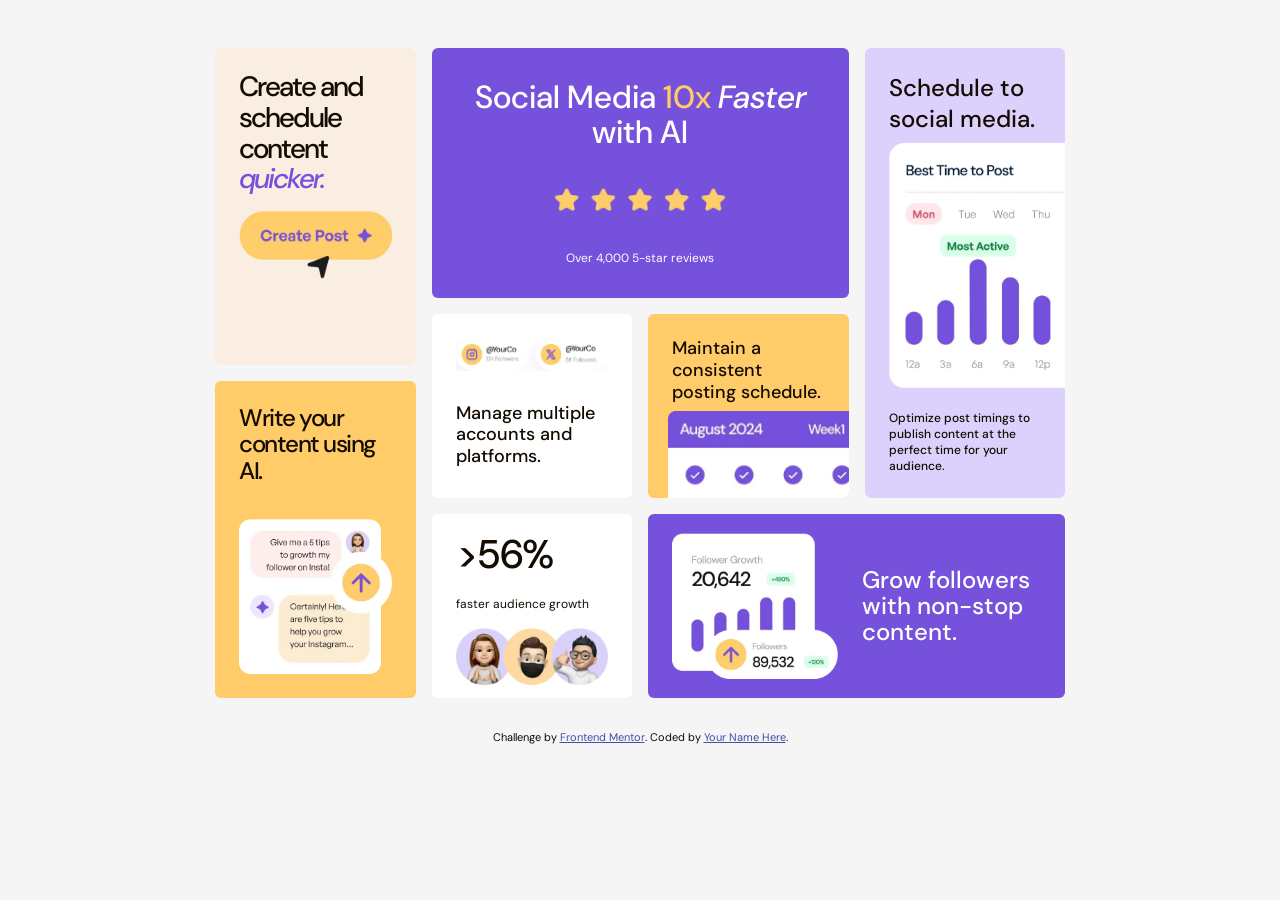
<file: Bento/index.html>
<!DOCTYPE html>
<html lang="en">

<head>
  <meta charset="UTF-8">
  <meta name="viewport" content="width=device-width, initial-scale=1.0">
  <!-- displays site properly based on user's device -->

  <link rel="icon" type="image/png" sizes="32x32" href="./assets/images/favicon-32x32.png">

  <title>Frontend Mentor | Bento grid</title>

  <link rel="stylesheet" href="css/styles.css">
</head>

<body>

  <main class="grid-container">
    <div class="grid-item">
      <p>Create and schedule content <span class="italic highlight">quicker.</span></p>
      <img src="assets/images/illustration-create-post.webp" alt="">
    </div>
    <div class="grid-item">
      <p>Social Media <span class="highlight">10x</span> <span class="italic">Faster</span> with AI</p>
      <img src="assets/images/illustration-five-stars.webp" alt="">
      <p class="review-text">Over 4,000 5-star reviews</p>
    </div>
    <div class="grid-item">
      <p>Schedule to social media.</p>
      <img src="./assets/images/illustration-schedule-posts.webp" alt="">
      <p>Optimize post timings to publish content at the perfect time for your audience.</p>
    </div>
    <div class="grid-item">
      <img src="./assets/images/illustration-multiple-platforms.webp" alt="">
      <p>Manage multiple accounts and platforms.</p>
    </div>
    <div class="grid-item">
      <p>Maintain a consistent posting schedule.</p>
      <img src="assets/images/illustration-consistent-schedule.webp" alt="">
    </div>
    <div class="grid-item">
      <p>Write your content using AI.</p>
      <img src="assets/images/illustration-ai-content.webp" alt="">
    </div>
    <div class="grid-item">
      <p class="large-text">>56%</p>
      <p>faster audience growth</p>
      <img src="assets/images/illustration-audience-growth.webp" alt="">
    </div>
    <div class="grid-item">
      <img src="assets/images/illustration-grow-followers.webp" alt="">
      <p>Grow followers with non-stop content.</p>
    </div>

  </main>

  <div class="attribution">
    Challenge by <a href="https://www.frontendmentor.io?ref=challenge">Frontend Mentor</a>.
    Coded by <a href="#">Your Name Here</a>.
  </div>
</body>

</html>
</file>
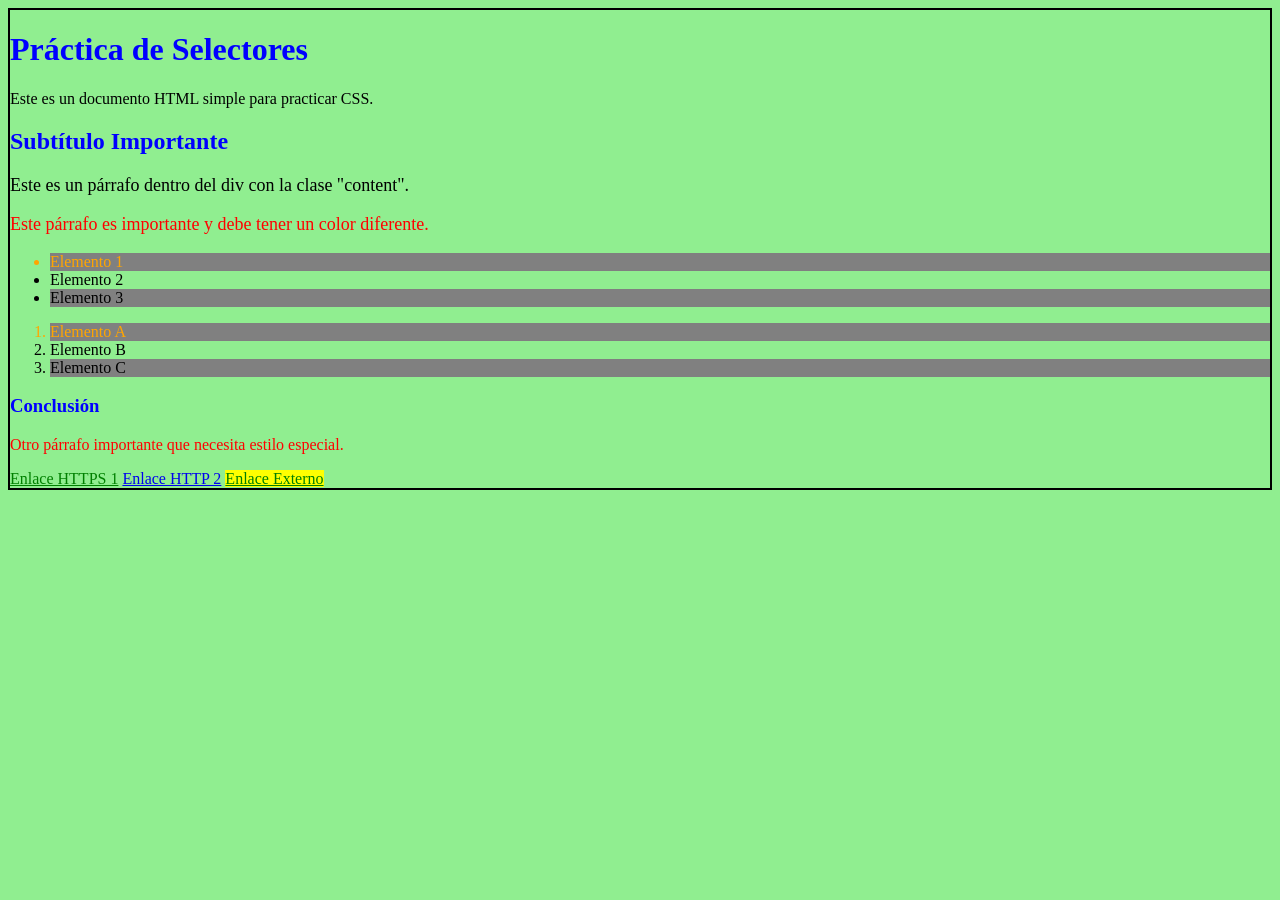
<file: Ejercicio 1/index.html>
<!DOCTYPE html>
<html lang="es">

<head>
    <meta charset="UTF-8">
    <meta name="viewport" content="width=device-width, initial-scale=1.0">
    <title>Práctica de Selectores CSS</title>
    <link rel="stylesheet" href="styles.css">
</head>

<body>
    <div id="main">
        <h1>Práctica de Selectores</h1>
        <p>Este es un documento HTML simple para practicar CSS.</p>
        <div class="content">
            <h2>Subtítulo Importante</h2>
            <p>Este es un párrafo dentro del div con la clase "content".</p>
            <p class="important">Este párrafo es importante y debe tener un color diferente.</p>
        </div>

        <ul>
            <li>Elemento 1</li>
            <li>Elemento 2</li>
            <li>Elemento 3</li>
        </ul>

        <ol>
            <li>Elemento A</li>
            <li>Elemento B</li>
            <li>Elemento C</li>
        </ol>

        <h3>Conclusión</h3>
        <p class="important">Otro párrafo importante que necesita estilo especial.</p>

        <a href="https://example.com">Enlace HTTPS 1</a>
        <a href="http://example.com">Enlace HTTP 2</a>
        <a href="https://external-site.com">Enlace Externo</a>
    </div>
</body>

</html>
</file>
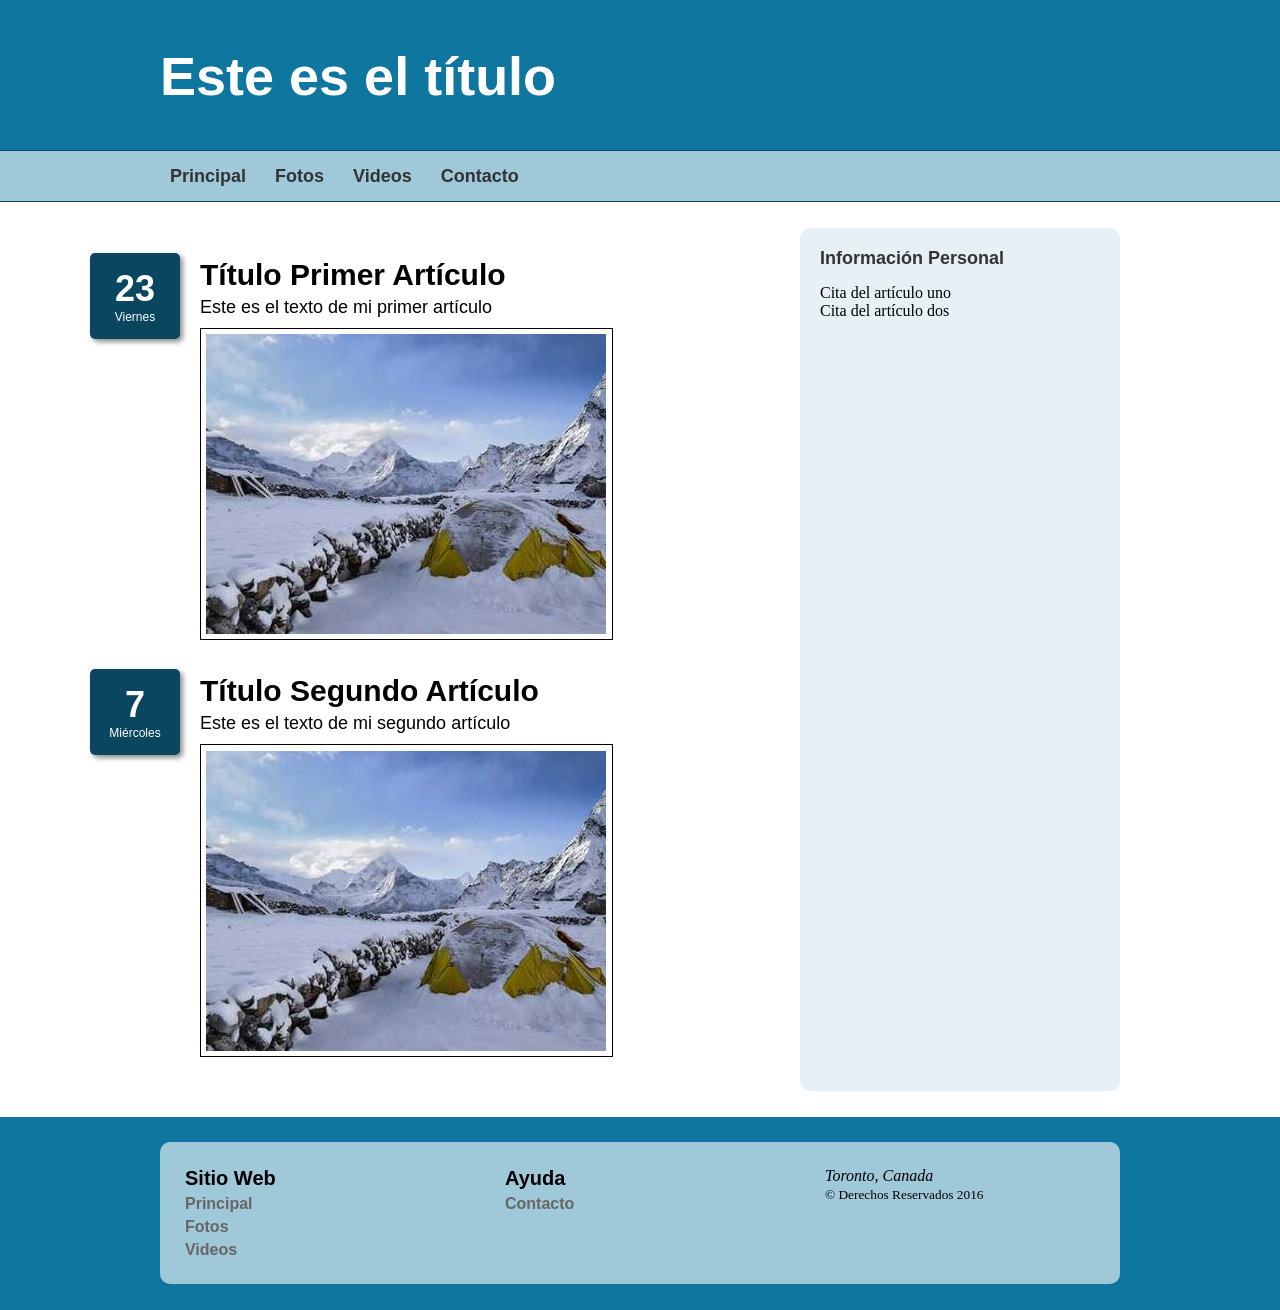
<file: Flexbox/index.html>
<!DOCTYPE html>
<html lang="es">

<head>
    <title>Este texto es el título del documento</title>
    <meta charset="utf-8">
    <meta name="description" content="Este es un documento HTML5">
    <meta name="keywords" content="HTML, CSS, JavaScript">
    <link rel="stylesheet" href="styles.css">
</head>

<body>
    <header id="cabeceralogo">
        <div>
            <h1>Este es el título</h1>
        </div>
    </header>
    <nav id="menuprincipal">
        <div>
            <ul>
                <li><a href="index.html">Principal</a></li>
                <li><a href="fotos.html">Fotos</a></li>
                <li><a href="videos.html">Videos</a></li>
                <li><a href="contacto.html">Contacto</a></li>
            </ul>
        </div>
    </nav>
    <main>
        <div>
            <section id="articulosprincipales">
                <article>
                    <h1>Título Primer Artículo</h1>
                    <time datetime="2016-12-23" pubdate>
                        <div class="numerodia">23</div>
                        <div class="nombredia">Viernes</div>
                    </time>
                    <p>Este es el texto de mi primer artículo</p>
                    <figure>
                        <img src="miimagen.jpg">
                    </figure>
                </article>
                <article>
                    <h1>Título Segundo Artículo</h1>
                    <time datetime="2016-12-7" pubdate>
                        <div class="numerodia">7</div>
                        <div class="nombredia">Miércoles</div>
                    </time>
                    <p>Este es el texto de mi segundo artículo</p>
                    <figure>
                        <img src="miimagen.jpg">
                    </figure>
                </article>
            </section>
            <aside id="infoadicional">
                <h1>Información Personal</h1>
                <p>Cita del artículo uno</p>
                <p>Cita del artículo dos</p>
            </aside>
        </div>
    </main>
    <footer id="pielogo">
        <div>
            <section class="seccionpie">
                <h1>Sitio Web</h1>
                <p><a href="index.html">Principal</a></p>
                <p><a href="fotos.html">Fotos</a></p>
                <p><a href="videos.html">Videos</a></p>
            </section>
            <section class="seccionpie">
                <h1>Ayuda</h1>
                <p><a href="contacto.html">Contacto</a></p>
            </section>
            <section class="seccionpie">
                <address>Toronto, Canada</address>
                <small>&copy; Derechos Reservados 2016</small>
            </section>
        </div>
    </footer>
</body>

</html>
</file>
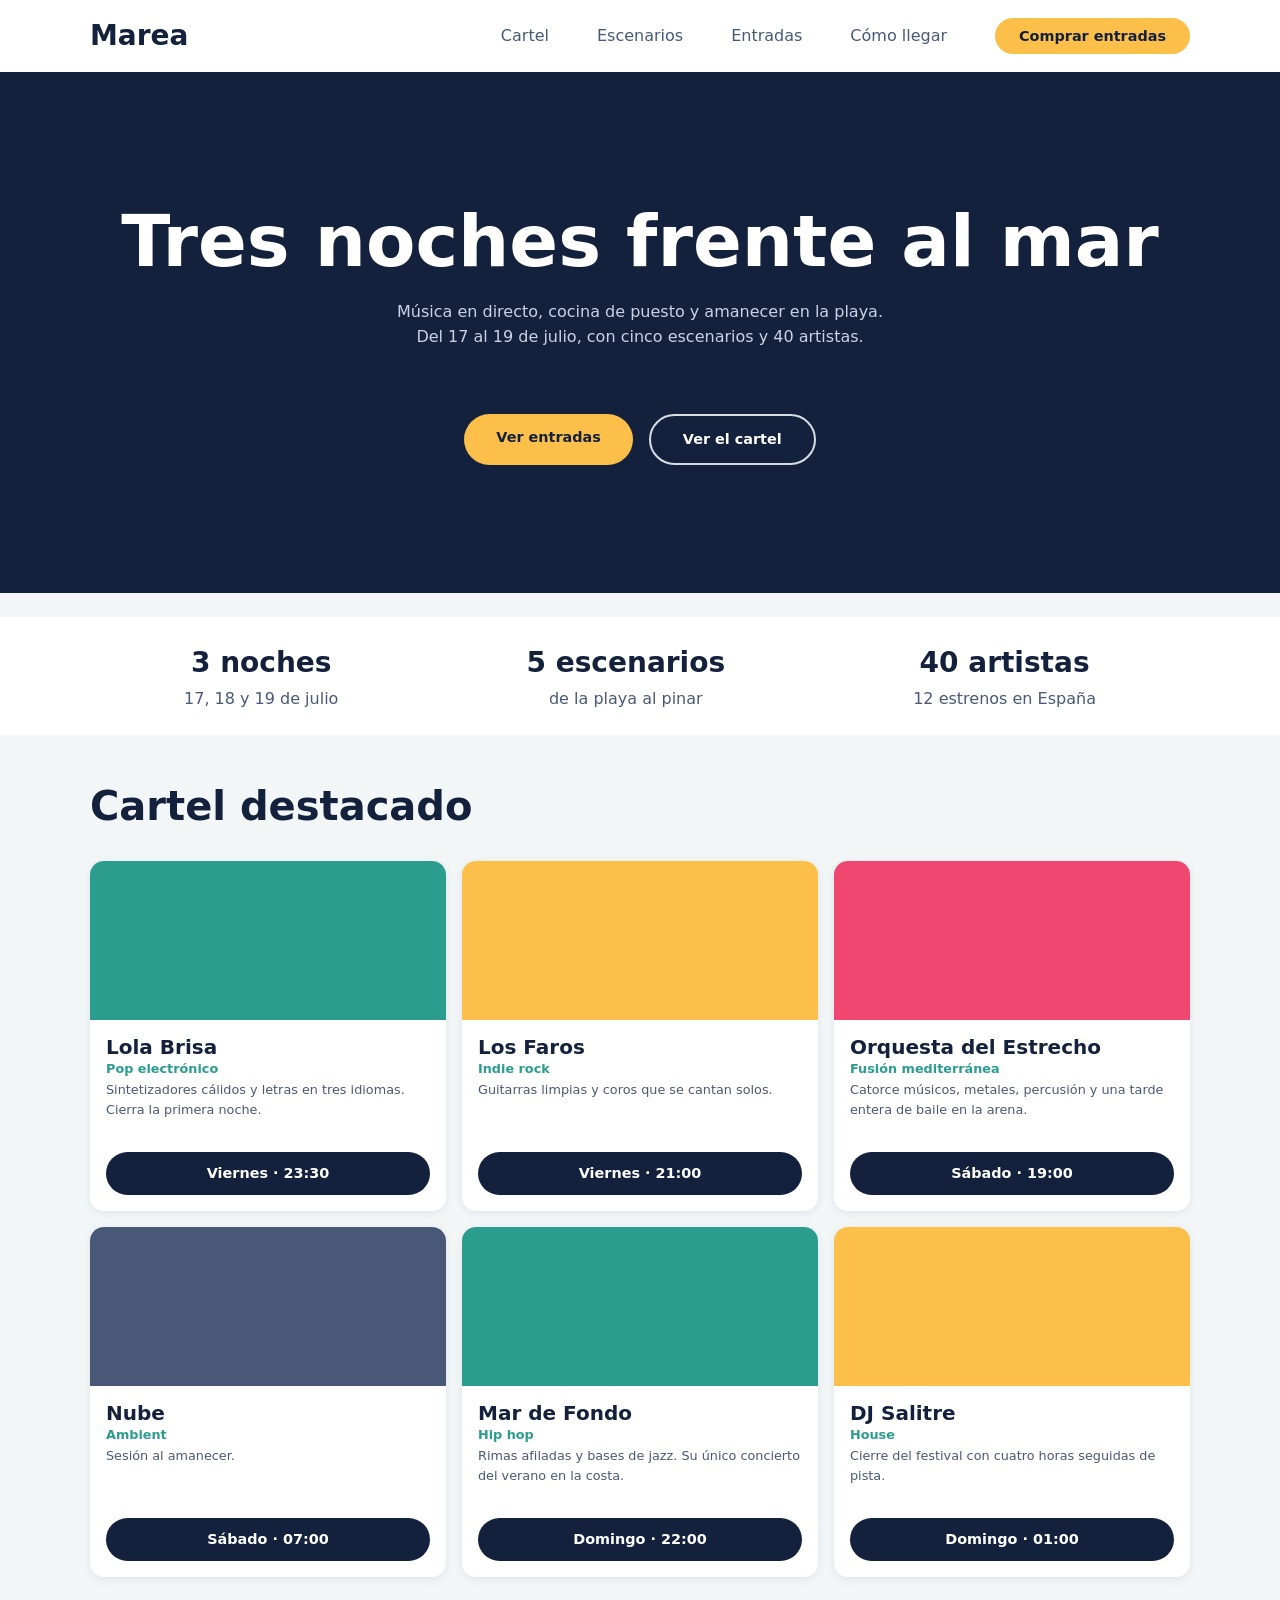
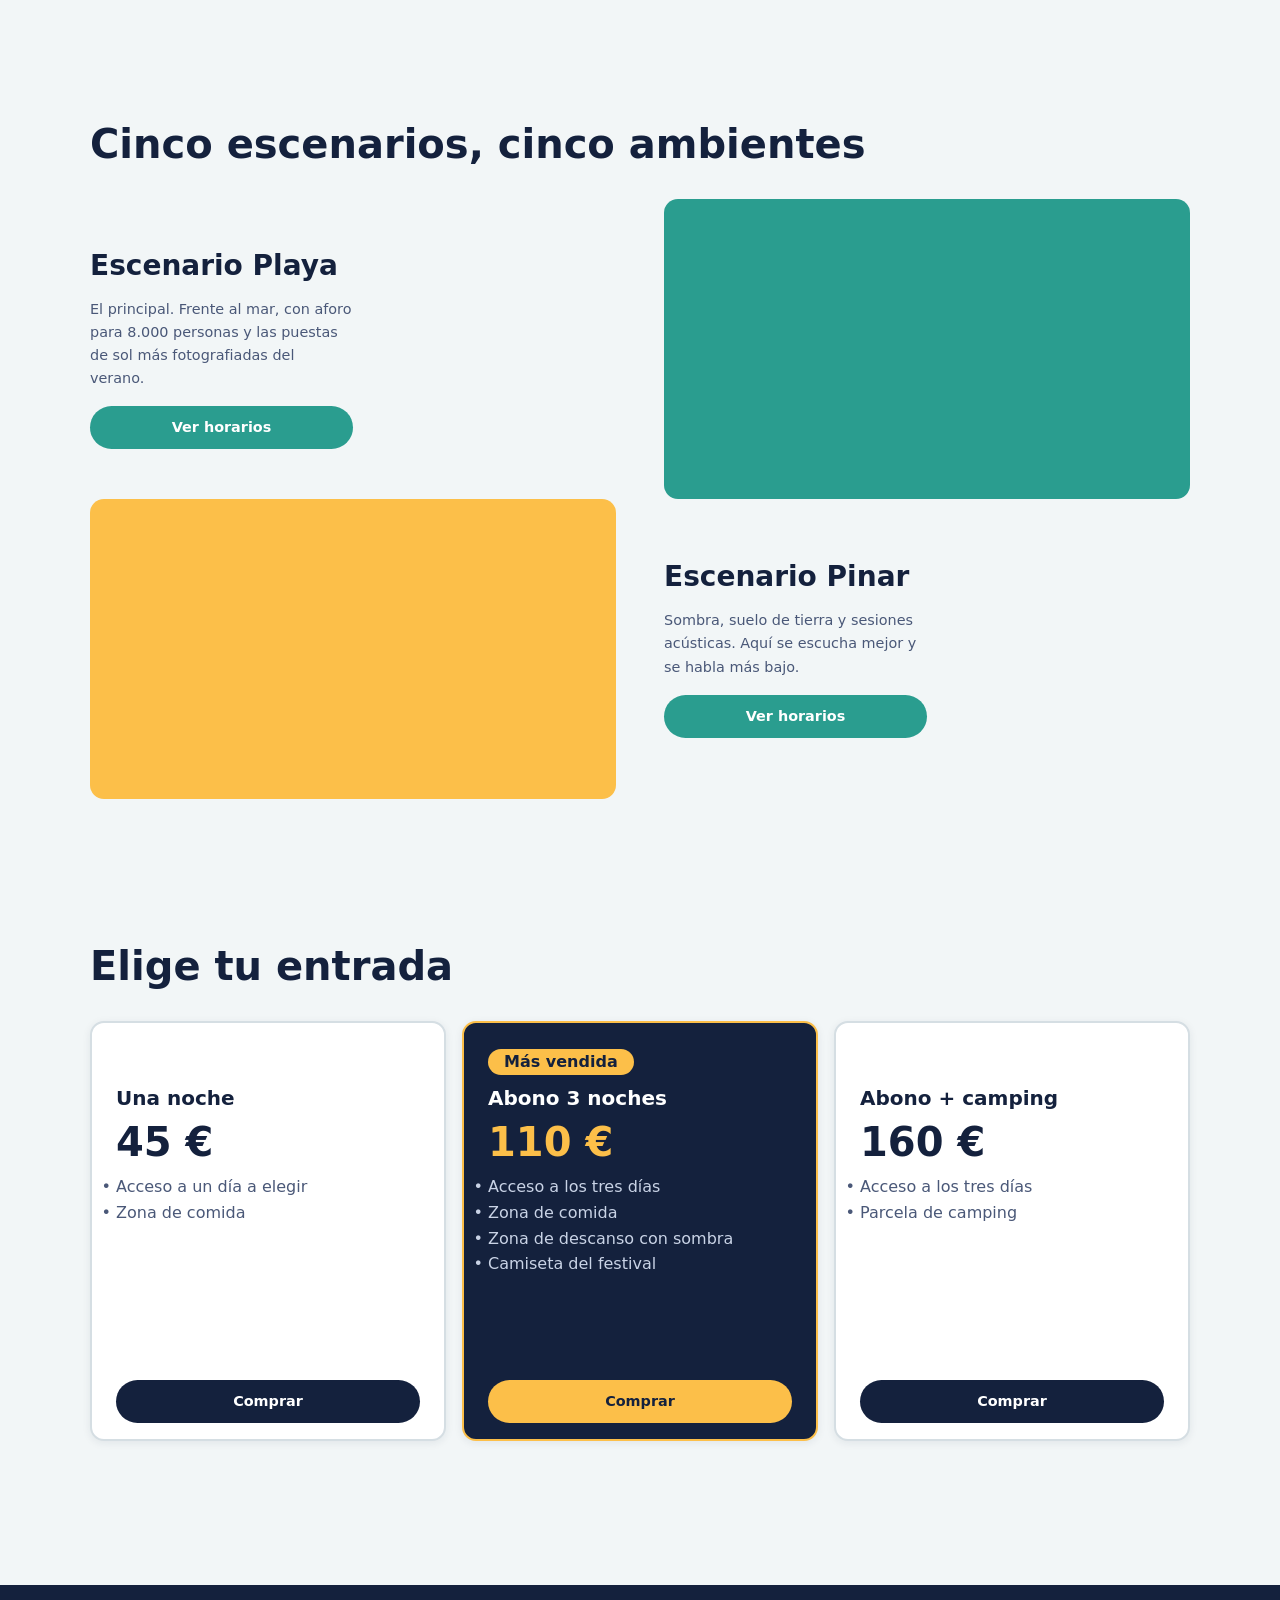
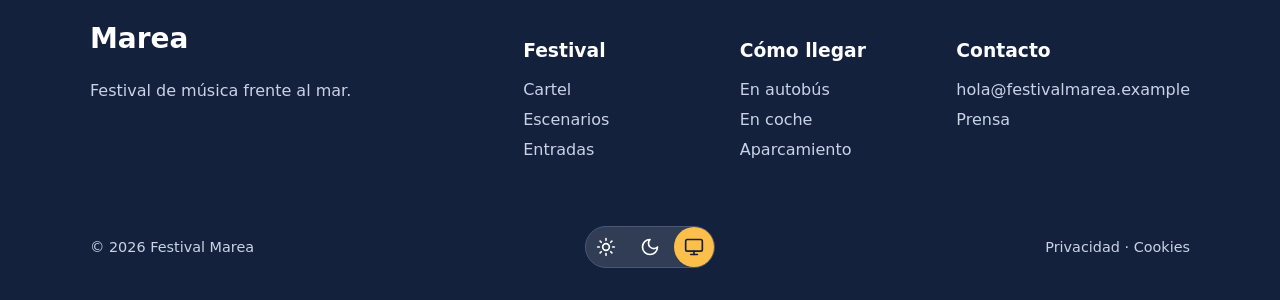
<file: Práctica Grid/index.html>
<!DOCTYPE html>
<html lang="es">

<head>
  <meta charset="UTF-8">
  <meta name="viewport" content="width=device-width, initial-scale=1">
  <title>Festival Marea · Layout con Flexbox y Grid</title>
  <script>
    try {
      var t = localStorage.getItem("tema");
      if (t) document.documentElement.dataset.theme = t;
    } catch (e) { }
  </script>
  <!-- 1º las variables y el reset, 2º vuestros estilos -->
  <link rel="stylesheet" href="css/variables.css">
  <link rel="stylesheet" href="css/styles.css">
</head>

<body>

  <!-- ============ 1. CABECERA ============ -->
  <header class="cabecera">
    <div class="contenedor cabecera__interior">
      <a href="#" class="logo">Marea</a>

      <button class="menu-toggle" aria-label="Abrir menú">
        <svg xmlns="http://www.w3.org/2000/svg" width="24" height="24" viewBox="0 0 24 24" fill="none"
          stroke="currentColor" stroke-width="2" stroke-linecap="round" stroke-linejoin="round" class="menu__icono">
          <path d="M4 5h16" />
          <path d="M4 12h16" />
          <path d="M4 19h16" />
        </svg>
      </button>

      <nav class="menu" aria-label="Principal">
        <ul class="menu__lista">
          <li><a href="#cartel" class="menu__enlace">Cartel</a></li>
          <li><a href="#escenarios" class="menu__enlace">Escenarios</a></li>
          <li><a href="#entradas" class="menu__enlace">Entradas</a></li>
          <li><a href="#info" class="menu__enlace">Cómo llegar</a></li>
          <li><a href="#entradas" class="boton boton--sol">Comprar entradas</a></li>
        </ul>
      </nav>

    </div>
  </header>

  <main>

    <!-- ============ 2. HERO ============ -->
    <section class="hero">
      <div class="contenedor hero__interior">
        <h1 class="hero__titulo">Tres noches frente al mar</h1>
        <div class="hero__texto-contenedor">
          <p class="hero__texto">
            Música en directo, cocina de puesto y amanecer en la playa.

          </p>
          <p class="hero__texto">Del 17 al 19 de julio, con cinco escenarios y 40 artistas.</p>
        </div>
        <div class="hero__acciones">
          <a href="#entradas" class="boton boton--sol boton--grande">Ver entradas</a>
          <a href="#cartel" class="boton boton--borde boton--grande">Ver el cartel</a>
        </div>
      </div>
    </section>

    <!-- ============ 3. DATOS CLAVE ============ -->
    <section class="datos">
      <div class="contenedor">
        <ul class="datos__lista">
          <li class="dato">
            <strong class="dato__valor">3 noches</strong>
            <span class="dato__etiqueta">17, 18 y 19 de julio</span>
          </li>
          <li class="dato">
            <strong class="dato__valor">5 escenarios</strong>
            <span class="dato__etiqueta">de la playa al pinar</span>
          </li>
          <li class="dato">
            <strong class="dato__valor">40 artistas</strong>
            <span class="dato__etiqueta">12 estrenos en España</span>
          </li>
        </ul>
      </div>
    </section>

    <!-- ============ 4. CARTEL (tarjetas) ============ -->
    <section class="cartel" id="cartel">
      <div class="contenedor">
        <h2 class="seccion__titulo">Cartel destacado</h2>

        <div class="cartel__rejilla">

          <article class="tarjeta">
            <div class="tarjeta__imagen" aria-hidden="true"></div>
            <div class="tarjeta__cuerpo">
              <div class="tarjeta__cuerpo__contenido">
                <h3 class="tarjeta__titulo">Lola Brisa</h3>
                <p class="tarjeta__estilo">Pop electrónico</p>
                <p class="tarjeta__texto">
                  Sintetizadores cálidos y letras en tres idiomas. Cierra la primera noche.
                </p>
              </div>
              <a href="#" class="boton boton--oscuro tarjeta__boton">Viernes · 23:30</a>
            </div>
          </article>

          <article class="tarjeta">
            <div class="tarjeta__imagen" aria-hidden="true"></div>
            <div class="tarjeta__cuerpo">
              <div class="tarjeta__cuerpo__contenido">
                <h3 class="tarjeta__titulo">Los Faros</h3>
                <p class="tarjeta__estilo">Indie rock</p>
                <p class="tarjeta__texto">
                  Guitarras limpias y coros que se cantan solos.
                </p>
              </div>
              <a href="#" class="boton boton--oscuro tarjeta__boton">Viernes · 21:00</a>
            </div>
          </article>

          <article class="tarjeta">
            <div class="tarjeta__imagen" aria-hidden="true"></div>
            <div class="tarjeta__cuerpo">
              <div class="tarjeta__cuerpo__contenido">
                <h3 class="tarjeta__titulo">Orquesta del Estrecho</h3>
                <p class="tarjeta__estilo">Fusión mediterránea</p>
                <p class="tarjeta__texto">
                  Catorce músicos, metales, percusión y una tarde entera de baile en la arena.
                </p>
              </div>
              <a href="#" class="boton boton--oscuro tarjeta__boton">Sábado · 19:00</a>
            </div>
          </article>

          <article class="tarjeta">
            <div class="tarjeta__imagen" aria-hidden="true"></div>
            <div class="tarjeta__cuerpo">
              <div class="tarjeta__cuerpo__contenido">
                <h3 class="tarjeta__titulo">Nube</h3>
                <p class="tarjeta__estilo">Ambient</p>
                <p class="tarjeta__texto">
                  Sesión al amanecer.
                </p>
              </div>
              <a href="#" class="boton boton--oscuro tarjeta__boton">Sábado · 07:00</a>
            </div>
          </article>

          <article class="tarjeta">
            <div class="tarjeta__imagen" aria-hidden="true"></div>
            <div class="tarjeta__cuerpo">
              <div class="tarjeta__cuerpo__contenido">
                <h3 class="tarjeta__titulo">Mar de Fondo</h3>
                <p class="tarjeta__estilo">Hip hop</p>
                <p class="tarjeta__texto">
                  Rimas afiladas y bases de jazz. Su único concierto del verano en la costa.
                </p>
              </div>
              <a href="#" class="boton boton--oscuro tarjeta__boton">Domingo · 22:00</a>
            </div>
          </article>

          <article class="tarjeta">
            <div class="tarjeta__imagen" aria-hidden="true"></div>
            <div class="tarjeta__cuerpo">
              <div class="tarjeta__cuerpo__contenido">
                <h3 class="tarjeta__titulo">DJ Salitre</h3>
                <p class="tarjeta__estilo">House</p>
                <p class="tarjeta__texto">
                  Cierre del festival con cuatro horas seguidas de pista.
                </p>
              </div>
              <a href="#" class="boton boton--oscuro tarjeta__boton">Domingo · 01:00</a>
            </div>
          </article>

        </div>
      </div>
    </section>

    <!-- ============ 5. ESCENARIOS (bloques alternos) ============ -->
    <section class="escenarios" id="escenarios">
      <div class="contenedor">
        <h2 class="seccion__titulo">Cinco escenarios, cinco ambientes</h2>

        <div class="bloque">
          <div class="bloque__texto">
            <h3 class="bloque__titulo">Escenario Playa</h3>
            <p>
              El principal. Frente al mar, con aforo para 8.000 personas y
              las puestas de sol más fotografiadas del verano.
            </p>
            <a href="#" class="boton boton--ola">Ver horarios</a>
          </div>
          <div class="bloque__visual bloque__visual--playa" aria-hidden="true"></div>
        </div>

        <div class="bloque bloque--inverso">
          <div class="bloque__texto">
            <h3 class="bloque__titulo">Escenario Pinar</h3>
            <p>
              Sombra, suelo de tierra y sesiones acústicas. Aquí se escucha
              mejor y se habla más bajo.
            </p>
            <a href="#" class="boton boton--ola">Ver horarios</a>
          </div>
          <div class="bloque__visual bloque__visual--pinar" aria-hidden="true"></div>
        </div>
      </div>
    </section>

    <!-- ============ 6. ENTRADAS (planes) ============ -->
    <section class="entradas" id="entradas">
      <div class="contenedor">
        <h2 class="seccion__titulo">Elige tu entrada</h2>

        <div class="planes">

          <article class="plan">
            <div class="plan__contenido">
              <h3 class="plan__nombre">Una noche</h3>
              <p class="plan__precio">45 €</p>
              <ul class="plan__lista">
                <li>Acceso a un día a elegir</li>
                <li>Zona de comida</li>
              </ul>
            </div>
            <a href="#" class="boton boton--oscuro plan__boton">Comprar</a>
          </article>

          <article class="plan plan--destacado">
            <div class="plan__contenido">
              <p class="plan__etiqueta">Más vendida</p>
              <h3 class="plan__nombre">Abono 3 noches</h3>
              <p class="plan__precio">110 €</p>
              <ul class="plan__lista">
                <li>Acceso a los tres días</li>
                <li>Zona de comida</li>
                <li>Zona de descanso con sombra</li>
                <li>Camiseta del festival</li>
              </ul>
            </div>
            <a href="#" class="boton boton--sol plan__boton">Comprar</a>
          </article>

          <article class="plan">
            <div class="plan__contenido">
              <h3 class="plan__nombre">Abono + camping</h3>
              <p class="plan__precio">160 €</p>
              <ul class="plan__lista">
                <li>Acceso a los tres días</li>
                <li>Parcela de camping</li>
              </ul>
            </div>
            <a href="#" class="boton boton--oscuro plan__boton">Comprar</a>
          </article>

        </div>
      </div>
    </section>

  </main>

  <!-- ============ 7. PIE DE PÁGINA ============ -->
  <footer class="pie" id="info">
    <div class="contenedor pie__interior">

      <div class="pie__columna pie__columna--marca">
        <a href="#" class="logo">Marea</a>
        <p>Festival de música frente al mar.</p>
      </div>

      <div class="pie__columna">
        <h3 class="pie__titulo">Festival</h3>
        <ul class="pie__lista">
          <li><a href="#cartel">Cartel</a></li>
          <li><a href="#escenarios">Escenarios</a></li>
          <li><a href="#entradas">Entradas</a></li>
        </ul>
      </div>

      <div class="pie__columna">
        <h3 class="pie__titulo">Cómo llegar</h3>
        <ul class="pie__lista">
          <li><a href="#">En autobús</a></li>
          <li><a href="#">En coche</a></li>
          <li><a href="#">Aparcamiento</a></li>
        </ul>
      </div>

      <div class="pie__columna">
        <h3 class="pie__titulo">Contacto</h3>
        <ul class="pie__lista">
          <li><a href="#">hola@festivalmarea.example</a></li>
          <li><a href="#">Prensa</a></li>
        </ul>
      </div>

    </div>

    <div class="pie__legal">
      <div class="contenedor pie__legal-interior">
        <p>© 2026 Festival Marea</p>
        <div class="selector" role="group" aria-label="Tema">
          <button type="button" data-tema="light" aria-label="Tema claro" title="Claro">
            <svg viewBox="0 0 24 24" aria-hidden="true">
              <circle cx="12" cy="12" r="4" />
              <path d="M12 2v2" />
              <path d="M12 20v2" />
              <path d="m4.93 4.93 1.41 1.41" />
              <path d="m17.66 17.66 1.41 1.41" />
              <path d="M2 12h2" />
              <path d="M20 12h2" />
              <path d="m6.34 17.66-1.41 1.41" />
              <path d="m19.07 4.93-1.41 1.41" />
            </svg>
          </button>
          <button type="button" data-tema="dark" aria-label="Tema oscuro" title="Oscuro">
            <svg viewBox="0 0 24 24" aria-hidden="true">
              <path d="M12 3a6 6 0 0 0 9 9 9 9 0 1 1-9-9Z" />
            </svg>
          </button>
          <button type="button" data-tema="system" aria-label="Tema del sistema" title="Automático">
            <svg viewBox="0 0 24 24" aria-hidden="true">
              <rect width="20" height="14" x="2" y="3" rx="2" />
              <line x1="8" x2="16" y1="21" y2="21" />
              <line x1="12" x2="12" y1="17" y2="21" />
            </svg>
          </button>
        </div>
        <p><a href="#">Privacidad</a> · <a href="#">Cookies</a></p>
      </div>
    </div>
  </footer>

  <script src="app.js"></script>
</body>

</html>
</file>
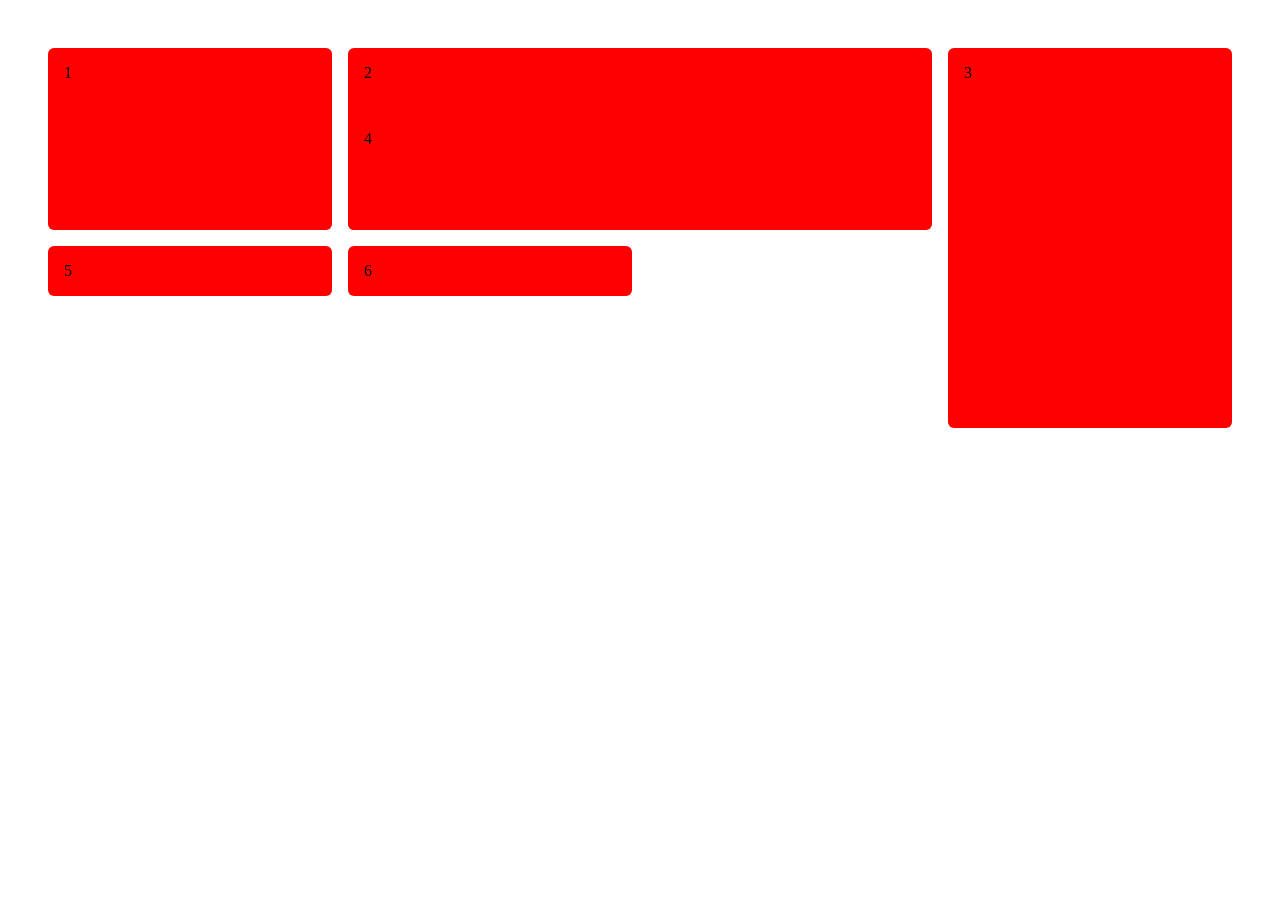
<file: Bento/index2.html>
<!DOCTYPE html>
<html lang="en">

<head>
    <meta charset="UTF-8">
    <meta name="viewport" content="width=device-width, initial-scale=1.0">
    <title>Grid</title>
</head>

<style>
    * {
        padding: 1rem;
        margin: 0;
    }

    .grid-container {
        display: grid;
        gap: 1rem;
        grid-template-columns: repeat(4, 1fr);
        grid-template-rows: repeat(10, 1fr);
    }

    .grid-container .grid-item:nth-child(1) {
        grid-row-start: 1;
        grid-row-end: 4;
    }

    .grid-container .grid-item:nth-child(2) {
        grid-row-start: 1;
        grid-row-end: 4;
        grid-column-start: 2;
        grid-column-end: 4;
    }

    .grid-container .grid-item:nth-child(3) {
        grid-row-start: 1;
        grid-row-end: 7;
        grid-column-start: 4;
        grid-column-end: 5;
    }

    .grid-container .grid-item:nth-child(4) {
        grid-row-start: 2;
        grid-row-end: 4;
        grid-column-start: 2;
        grid-column-end: 3;
    }

    .grid-item {
        background-color: red;

        padding: 1rem;
        border-radius: 6px;
    }

</style>

<body>
    <div class="grid-container">
        <div class="grid-item">1</div>
        <div class="grid-item">2</div>
        <div class="grid-item">3</div>
        <div class="grid-item">4</div>
        <div class="grid-item">5</div>
        <div class="grid-item">6</div>

    </div>
</body>

</html>
</file>
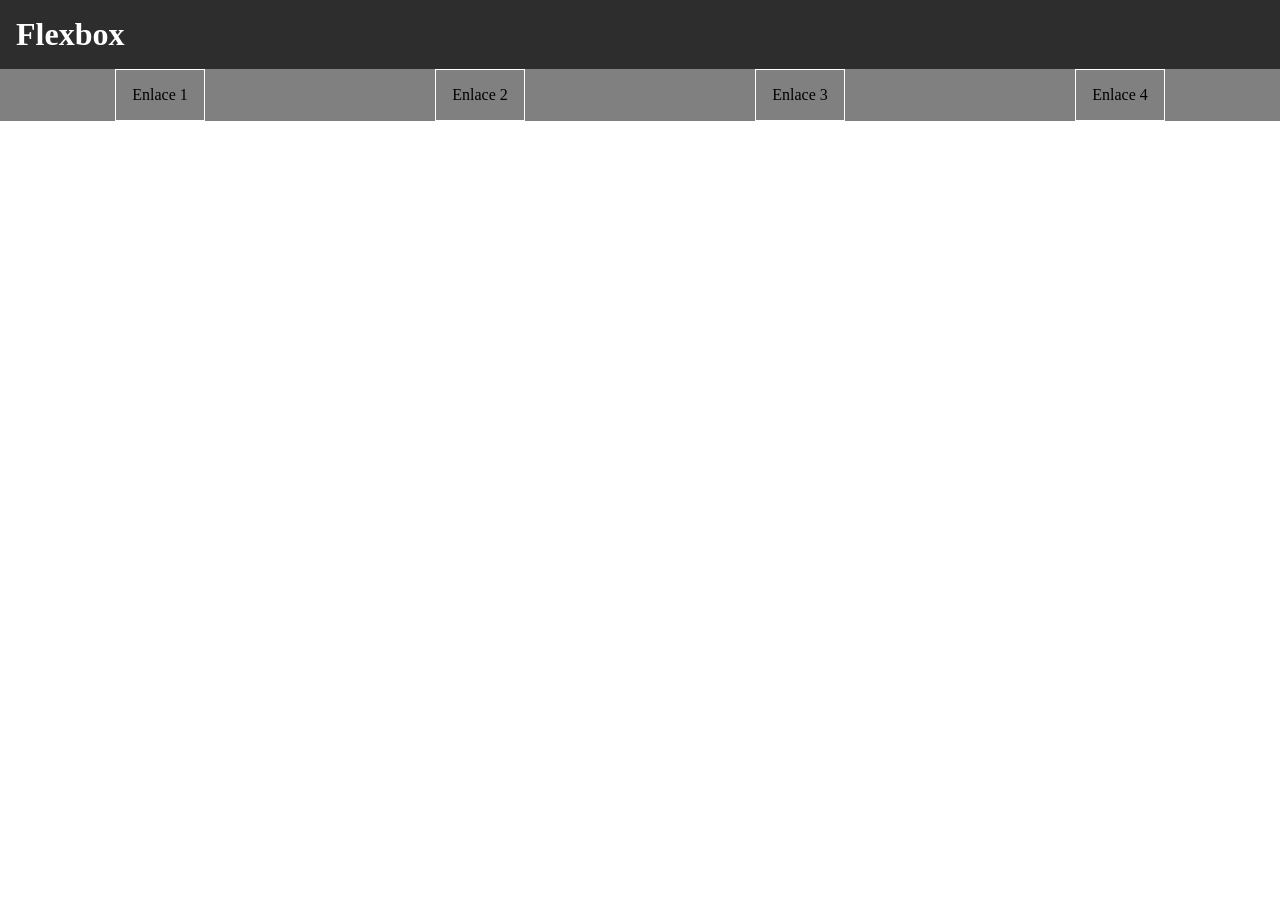
<file: Ejercicio 2/01_index.html>
<!DOCTYPE html>
<html lang="en">

<head>
    <meta charset="UTF-8">
    <meta name="viewport" content="width=device-width, initial-scale=1.0">
    <title>1º Ejercicio</title>
    <style>
        * {
            padding: 0;
            margin: 0;
        }

        header {
            background-color: #2d2d2d;
            display: flex;
            flex-direction: column;
        }

        h1 {
            padding: 1rem;
            color: #fff;
        }

        ul {
            background-color: gray;
            display: flex;
            justify-content: space-around;
            list-style: none;
        }

        ul li {
            padding: 1rem;
            border: 1px solid #fff;
        }

    </style>
</head>

<body>

    <header>
        <h1>Flexbox</h1>
        <ul>
            <li>Enlace 1</li>
            <li>Enlace 2</li>
            <li>Enlace 3</li>
            <li>Enlace 4</li>
        </ul>
    </header>

</body>

</html>
</file>
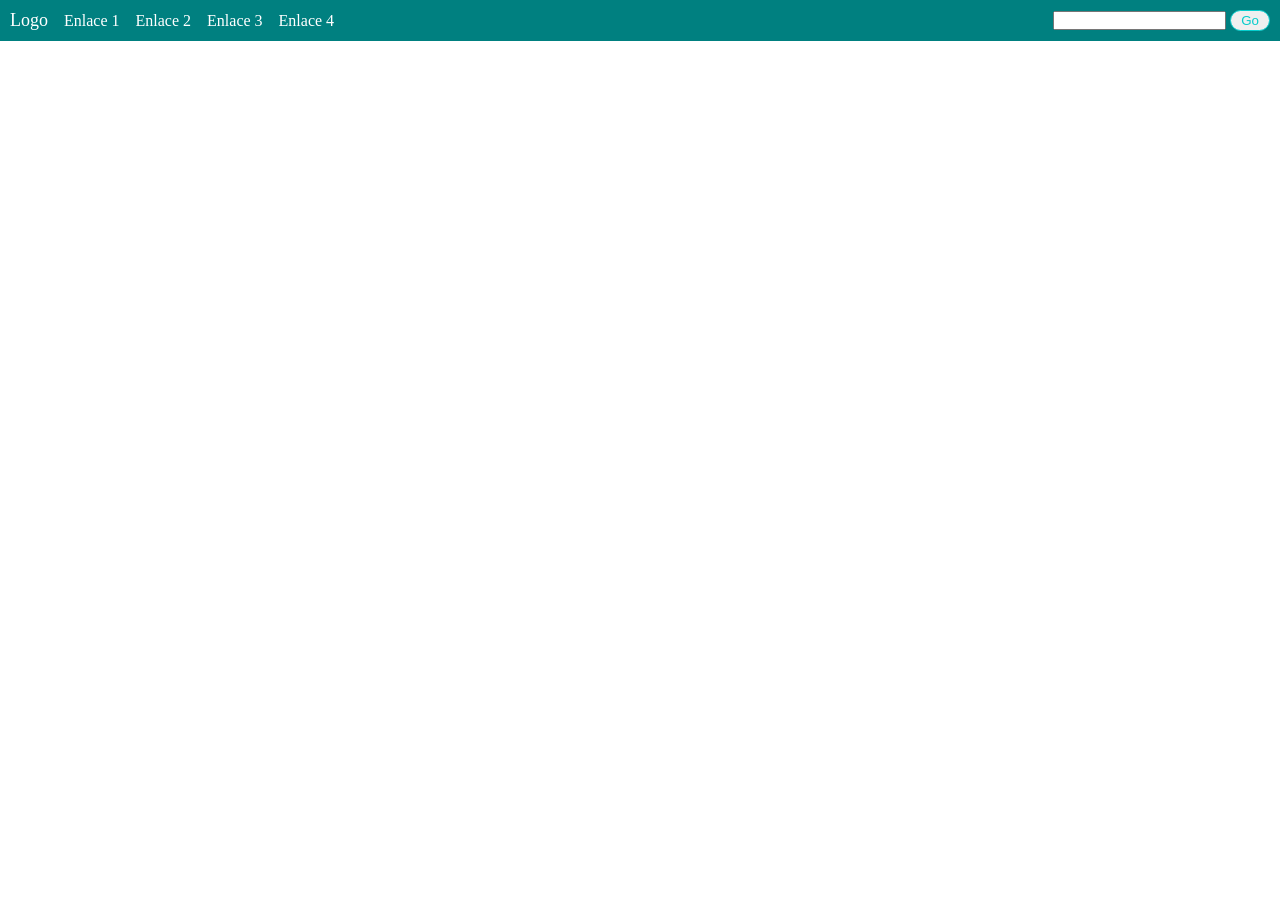
<file: Ejercicio 2/02_index.html>
<!DOCTYPE html>
<html lang="en">

<head>
    <meta charset="UTF-8">
    <meta name="viewport" content="width=device-width, initial-scale=1.0">
    <title>2º Ejercicio</title>
    <style>
        * {
            padding: 0;
            margin: 0;
        }

        header {
            background-color: #008080;
            display: flex;
            justify-content: space-between;

            padding: 10px;
        }

        ul {
            display: flex;
            align-items: center;
            gap: 1rem;
            list-style: none;
        }

        ul li {
            color: white;
        }

        ul li#logo {
            font-size: 18px;
        }

        button {
            color: #05cccc;
            padding: 2px 10px;

            border: 1px solid #05cccc;
            border-radius: 50px;
        }

    </style>
</head>

<body>

    <header>
        <nav>
            <ul>
                <li id="logo">Logo</li>
                <li>Enlace 1</li>
                <li>Enlace 2</li>
                <li>Enlace 3</li>
                <li>Enlace 4</li>
            </ul>
        </nav>

        <div>
            <input type="text"> <button>Go</button>
        </div>

    </header>

</body>

</html>
</file>
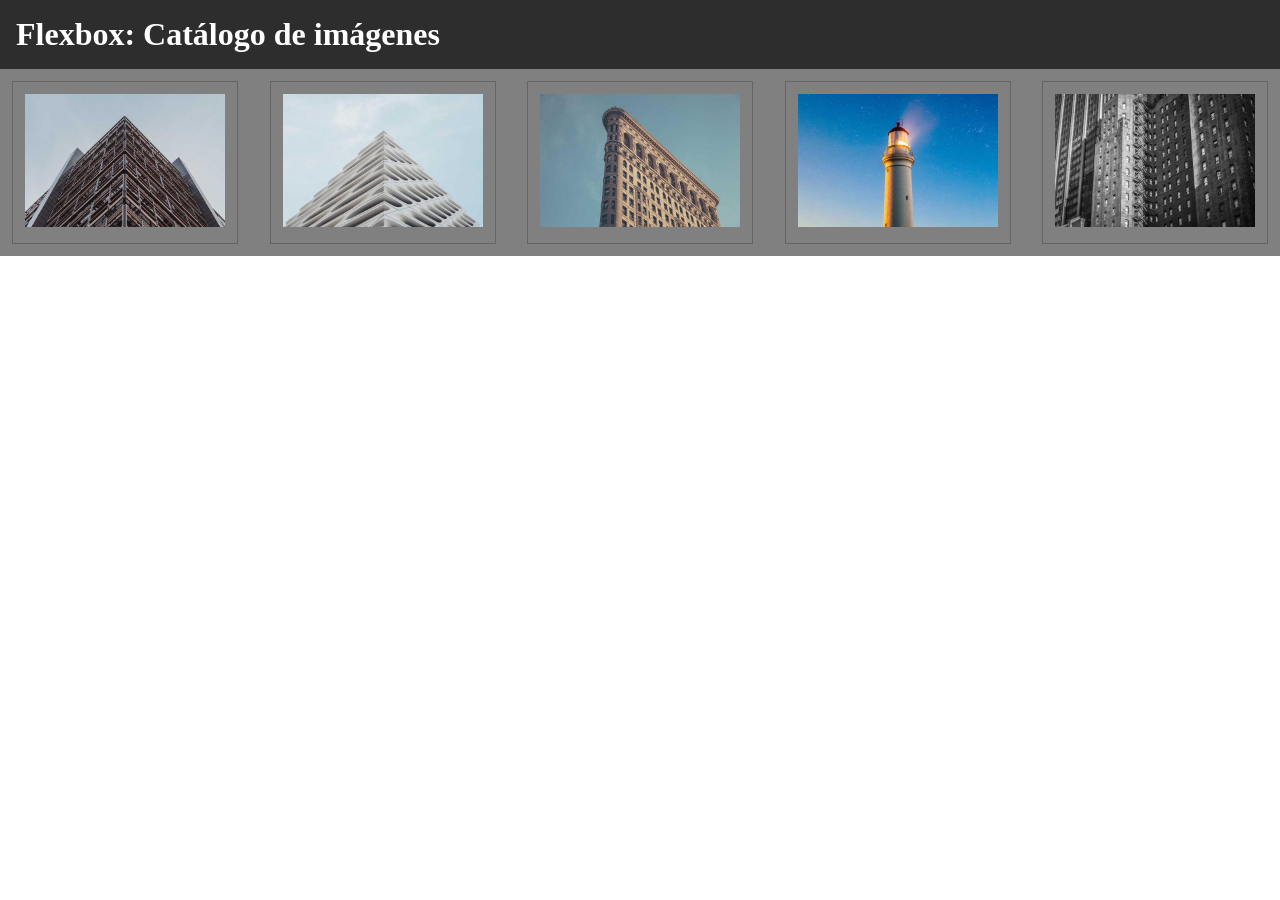
<file: Ejercicio 2/03_index.html>
<!DOCTYPE html>
<html lang="en">

<head>
    <meta charset="UTF-8">
    <meta name="viewport" content="width=device-width, initial-scale=1.0">
    <title>3º Ejercicio</title>
    <style>
        * {
            padding: 0;
            margin: 0;
        }

        header {
            background-color: #2d2d2d;
            display: flex;
            flex-direction: column;
        }

        h1 {
            padding: 1rem;
            color: #fff;
        }

        main {
            background-color: gray;
            padding: 12px;

            display: flex;
            justify-content: space-between;
            gap: 1rem;
        }

        main .imagen {
            border: 1px solid #646464;
            padding: 12px;
        }

        main .imagen img {
            width: 200px;
        }

    </style>
</head>

<body>

    <header>
        <h1>Flexbox: Catálogo de imágenes</h1>
    </header>

    <main>
        <div class="imagen"><img src="img/edificios/1076-600x400.jpg" alt=""></div>
        <div class="imagen"><img src="img/edificios/1081-600x400.jpg" alt=""></div>
        <div class="imagen"><img src="img/edificios/743-600x400.jpg" alt=""></div>
        <div class="imagen"><img src="img/edificios/870-600x400.jpg" alt=""></div>
        <div class="imagen"><img src="img/edificios/945-600x400.jpg" alt=""></div>
    </main>

</body>

</html>
</file>
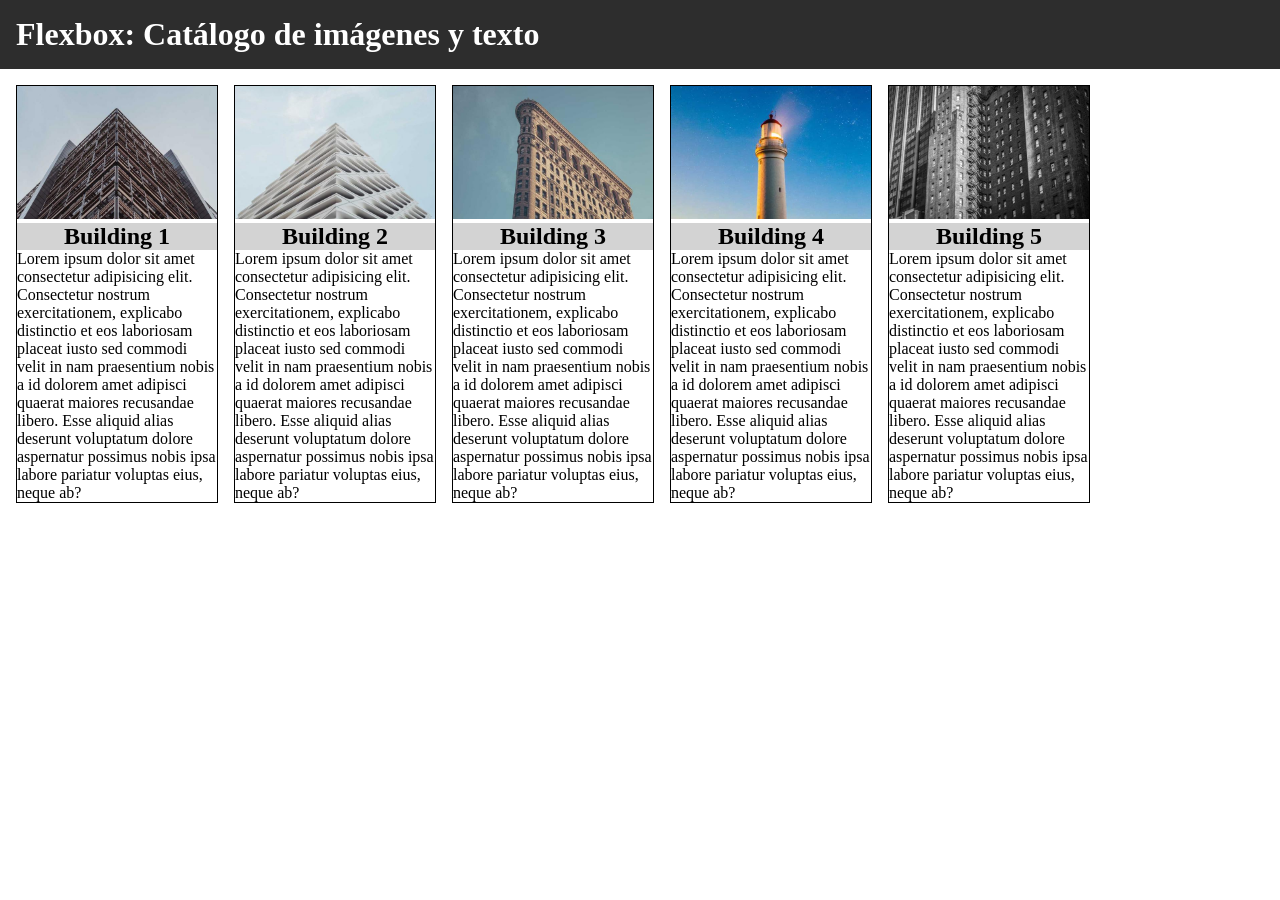
<file: Ejercicio 2/04_index.html>
<!DOCTYPE html>
<html lang="en">

<head>
    <meta charset="UTF-8">
    <meta name="viewport" content="width=device-width, initial-scale=1.0">
    <title>4º Ejercicio</title>
    <style>
        * {
            padding: 0;
            margin: 0;
        }

        header {
            background-color: #2d2d2d;
            display: flex;
            flex-direction: column;
        }

        h1 {
            padding: 1rem;
            color: #fff;
        }

        main {
            padding: 1rem;

            display: flex;
            gap: 1rem;
        }

        main .imagen {
            width: 200px;
            border: 1px solid black;
        }

        main .imagen h2 {
            background-color: lightgray;
            text-align: center;
        }

        main .imagen img {
            width: 100%;
        }

    </style>
</head>

<body>

    <header>
        <h1>Flexbox: Catálogo de imágenes y texto</h1>
    </header>

    <main>
        <div class="imagen">
            <img src="img/edificios/1076-600x400.jpg" alt="">
            <h2>Building 1</h2>
            <p>Lorem ipsum dolor sit amet consectetur adipisicing elit. Consectetur nostrum exercitationem, explicabo
                distinctio et eos laboriosam placeat iusto sed commodi velit in nam praesentium nobis a id dolorem amet
                adipisci quaerat maiores recusandae libero. Esse aliquid alias deserunt voluptatum dolore aspernatur
                possimus nobis ipsa labore pariatur voluptas eius, neque ab?</p>
        </div>
        <div class="imagen">
            <img src="img/edificios/1081-600x400.jpg" alt="">
            <h2>Building 2</h2>
            <p>Lorem ipsum dolor sit amet consectetur adipisicing elit. Consectetur nostrum exercitationem, explicabo
                distinctio et eos laboriosam placeat iusto sed commodi velit in nam praesentium nobis a id dolorem amet
                adipisci quaerat maiores recusandae libero. Esse aliquid alias deserunt voluptatum dolore aspernatur
                possimus nobis ipsa labore pariatur voluptas eius, neque ab?</p>
        </div>
        <div class="imagen">
            <img src="img/edificios/743-600x400.jpg" alt="">
            <h2>Building 3</h2>
            <p>Lorem ipsum dolor sit amet consectetur adipisicing elit. Consectetur nostrum exercitationem, explicabo
                distinctio et eos laboriosam placeat iusto sed commodi velit in nam praesentium nobis a id dolorem amet
                adipisci quaerat maiores recusandae libero. Esse aliquid alias deserunt voluptatum dolore aspernatur
                possimus nobis ipsa labore pariatur voluptas eius, neque ab?</p>
        </div>
        <div class="imagen">
            <img src="img/edificios/870-600x400.jpg" alt="">
            <h2>Building 4</h2>
            <p>Lorem ipsum dolor sit amet consectetur adipisicing elit. Consectetur nostrum exercitationem, explicabo
                distinctio et eos laboriosam placeat iusto sed commodi velit in nam praesentium nobis a id dolorem amet
                adipisci quaerat maiores recusandae libero. Esse aliquid alias deserunt voluptatum dolore aspernatur
                possimus nobis ipsa labore pariatur voluptas eius, neque ab?</p>
        </div>
        <div class="imagen">
            <img src="img/edificios/945-600x400.jpg" alt="">
            <h2>Building 5</h2>
            <p>Lorem ipsum dolor sit amet consectetur adipisicing elit. Consectetur nostrum exercitationem, explicabo
                distinctio et eos laboriosam placeat iusto sed commodi velit in nam praesentium nobis a id dolorem amet
                adipisci quaerat maiores recusandae libero. Esse aliquid alias deserunt voluptatum dolore aspernatur
                possimus nobis ipsa labore pariatur voluptas eius, neque ab?</p>
        </div>
    </main>

</body>

</html>
</file>
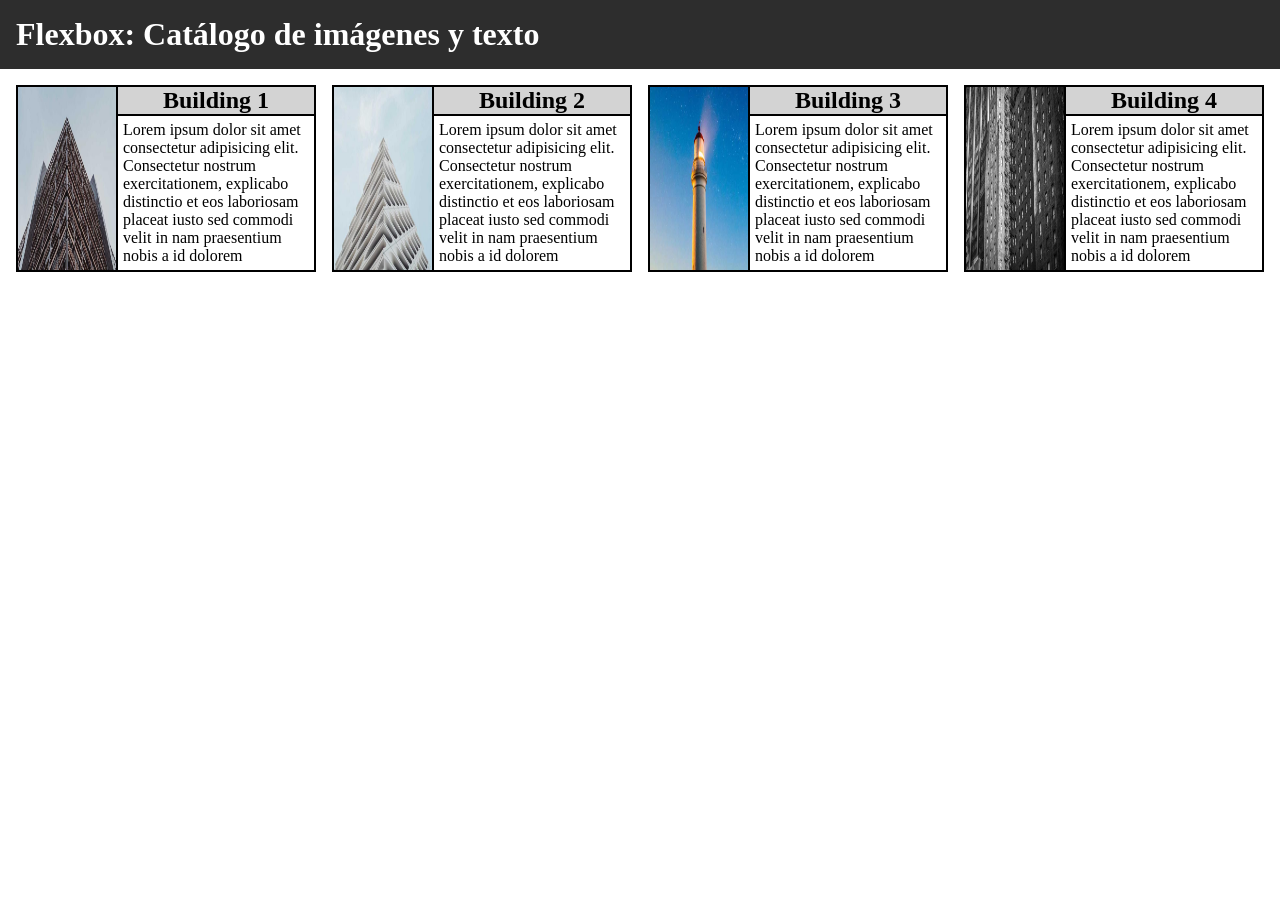
<file: Ejercicio 2/05_index.html>
<!DOCTYPE html>
<html lang="en">

<head>
    <meta charset="UTF-8">
    <meta name="viewport" content="width=device-width, initial-scale=1.0">
    <title>5º Ejercicio</title>
    <style>
        * {
            padding: 0;
            margin: 0;
            box-sizing: border-box;
        }

        header {
            background-color: #2d2d2d;
            display: flex;
            flex-direction: column;
        }

        h1 {
            padding: 1rem;
            color: #fff;
        }

        main {
            padding: 1rem;

            display: flex;
            gap: 1rem;
        }

        main .imagen {
            width: 400px;

            display: flex;
        }

        main .imagen img {
            border: 2px solid black;
            border-right: none;

            width: 100px;
            height: 100%;
        }


        main .imagen .info {
            display: flex;
            flex-direction: column;

        }

        main .imagen .info h2 {
            background-color: lightgray;
            border: 2px solid black;
            border-bottom: 0;

            text-align: center;
        }


        main .imagen .info p {
            border: 2px solid black;
            padding: 5px;

        }

    </style>
</head>

<body>

    <header>
        <h1>Flexbox: Catálogo de imágenes y texto</h1>
    </header>

    <main>
        <div class="imagen">
            <img src="img/edificios/1076-600x400.jpg" alt="">
            <div class="info">
                <h2>Building 1</h2>
                <p>Lorem ipsum dolor sit amet consectetur adipisicing elit. Consectetur nostrum exercitationem,
                    explicabo
                    distinctio et eos laboriosam placeat iusto sed commodi velit in nam praesentium nobis a id dolorem
                </p>
            </div>
        </div>
        <div class="imagen">
            <img src="img/edificios/1081-600x400.jpg" alt="">
            <div class="info">
                <h2>Building 2</h2>
                <p>Lorem ipsum dolor sit amet consectetur adipisicing elit. Consectetur nostrum exercitationem,
                    explicabo
                    distinctio et eos laboriosam placeat iusto sed commodi velit in nam praesentium nobis a id dolorem
                </p>
            </div>
        </div>

        <div class="imagen">
            <img src="img/edificios/870-600x400.jpg" alt="">
            <div class="info">
                <h2>Building 3</h2>
                <p>Lorem ipsum dolor sit amet consectetur adipisicing elit. Consectetur nostrum exercitationem,
                    explicabo
                    distinctio et eos laboriosam placeat iusto sed commodi velit in nam praesentium nobis a id dolorem
                </p>
            </div>
        </div>
        <div class="imagen">
            <img src="img/edificios/945-600x400.jpg" alt="">
            <div class="info">
                <h2>Building 4</h2>
                <p>Lorem ipsum dolor sit amet consectetur adipisicing elit. Consectetur nostrum exercitationem,
                    explicabo
                    distinctio et eos laboriosam placeat iusto sed commodi velit in nam praesentium nobis a id dolorem
                </p>
            </div>
        </div>
    </main>

</body>

</html>
</file>
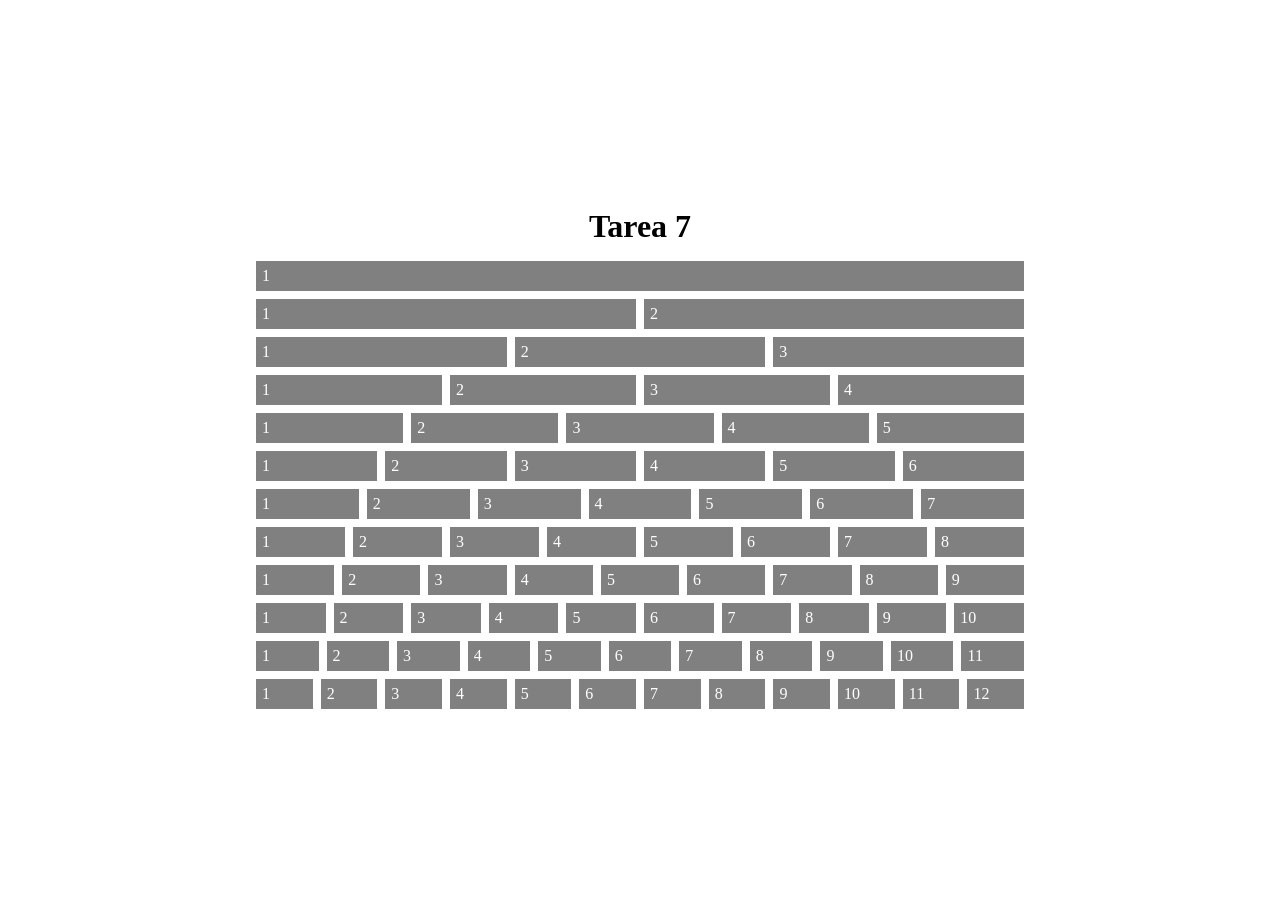
<file: Ejercicio 2/07_index.html>
<!DOCTYPE html>
<html lang="es">

<head>
    <meta charset="UTF-8">
    <meta name="viewport" content="width=device-width, initial-scale=1.0">
    <title>7º Ejercicio</title>

    <style>
        * {
            padding: 0;
            margin: 0;
            box-sizing: border-box;
        }

        body {
            display: flex;
            justify-content: center;
            align-items: center;
            flex-direction: column;
            min-height: 100vh;
        }

        main {
            width: 60vw;

            display: flex;
            justify-content: center;
            align-items: center;
            flex-direction: column;
            gap: 0.5rem;
        }

        h1 {
            padding: 1rem;
        }

        .flex-row {
            width: 100%;
            display: flex;
            gap: 0.5rem;
        }

        .flex-item {
            background-color: gray;
            color: white;

            padding: 6px;
            flex: 1;
        }

    </style>

</head>

<body>

    <h1>Tarea 7</h1>

    <main>
        <div class="flex-row">
            <div class="flex-item"> 1 </div>
        </div>
        <div class="flex-row">
            <div class="flex-item"> 1 </div>
            <div class="flex-item"> 2 </div>
        </div>
        <div class="flex-row">
            <div class="flex-item"> 1 </div>
            <div class="flex-item"> 2 </div>
            <div class="flex-item"> 3 </div>
        </div>
        <div class="flex-row">
            <div class="flex-item"> 1 </div>
            <div class="flex-item"> 2 </div>
            <div class="flex-item"> 3 </div>
            <div class="flex-item"> 4 </div>
        </div>
        <div class="flex-row">
            <div class="flex-item"> 1 </div>
            <div class="flex-item"> 2 </div>
            <div class="flex-item"> 3 </div>
            <div class="flex-item"> 4 </div>
            <div class="flex-item"> 5 </div>
        </div>
        <div class="flex-row">
            <div class="flex-item"> 1 </div>
            <div class="flex-item"> 2 </div>
            <div class="flex-item"> 3 </div>
            <div class="flex-item"> 4 </div>
            <div class="flex-item"> 5 </div>
            <div class="flex-item"> 6 </div>
        </div>
        <div class="flex-row">
            <div class="flex-item"> 1 </div>
            <div class="flex-item"> 2 </div>
            <div class="flex-item"> 3 </div>
            <div class="flex-item"> 4 </div>
            <div class="flex-item"> 5 </div>
            <div class="flex-item"> 6 </div>
            <div class="flex-item"> 7 </div>
        </div>

        <div class="flex-row">
            <div class="flex-item">1</div>
            <div class="flex-item">2</div>
            <div class="flex-item">3</div>
            <div class="flex-item">4</div>
            <div class="flex-item">5</div>
            <div class="flex-item">6</div>
            <div class="flex-item">7</div>
            <div class="flex-item">8</div>
        </div>

        <div class="flex-row">
            <div class="flex-item">1</div>
            <div class="flex-item">2</div>
            <div class="flex-item">3</div>
            <div class="flex-item">4</div>
            <div class="flex-item">5</div>
            <div class="flex-item">6</div>
            <div class="flex-item">7</div>
            <div class="flex-item">8</div>
            <div class="flex-item">9</div>
        </div>

        <div class="flex-row">
            <div class="flex-item">1</div>
            <div class="flex-item">2</div>
            <div class="flex-item">3</div>
            <div class="flex-item">4</div>
            <div class="flex-item">5</div>
            <div class="flex-item">6</div>
            <div class="flex-item">7</div>
            <div class="flex-item">8</div>
            <div class="flex-item">9</div>
            <div class="flex-item">10</div>
        </div>

        <div class="flex-row">
            <div class="flex-item">1</div>
            <div class="flex-item">2</div>
            <div class="flex-item">3</div>
            <div class="flex-item">4</div>
            <div class="flex-item">5</div>
            <div class="flex-item">6</div>
            <div class="flex-item">7</div>
            <div class="flex-item">8</div>
            <div class="flex-item">9</div>
            <div class="flex-item">10</div>
            <div class="flex-item">11</div>
        </div>
        <div class="flex-row">
            <div class="flex-item">1</div>
            <div class="flex-item">2</div>
            <div class="flex-item">3</div>
            <div class="flex-item">4</div>
            <div class="flex-item">5</div>
            <div class="flex-item">6</div>
            <div class="flex-item">7</div>
            <div class="flex-item">8</div>
            <div class="flex-item">9</div>
            <div class="flex-item">10</div>
            <div class="flex-item">11</div>
            <div class="flex-item">12</div>
        </div>
    </main>


</body>

</html>
</file>
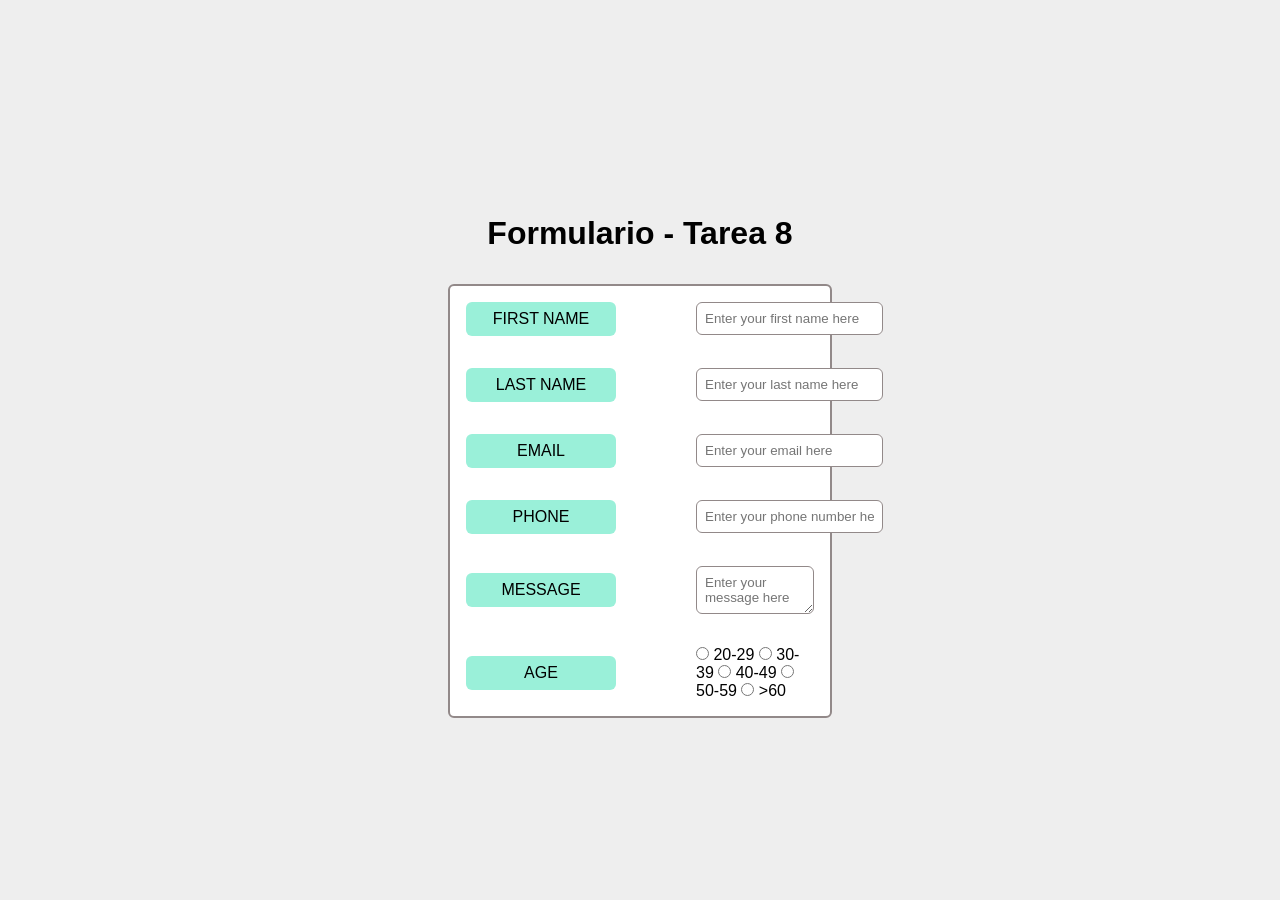
<file: Ejercicio 2/08_index.html>
<!DOCTYPE html>
<html lang="es">

<head>
    <meta charset="UTF-8">
    <meta name="viewport" content="width=device-width, initial-scale=1.0">
    <title>8º Ejercicio</title>
    <style>
        * {
            padding: 0;
            margin: 0;
            box-sizing: border-box;

            font-family: Arial, Helvetica, sans-serif;
        }

        body {
            background-color: #eeeeee;

            display: flex;
            justify-content: center;
            align-items: center;
            flex-direction: column;
            min-height: 100vh;
        }

        h1 {
            padding: 2rem;
        }

        main {
            background-color: #fff;
            width: 30vw;
            border: 2px solid #928989;
            border-radius: 6px;
        }

        .form-group {
            display: flex;
            justify-content: start;
            align-items: center;
            padding: 1rem;
            gap: 5rem;
        }

        label {
            background-color: #9af0d9;
            min-width: 150px;

            color: #000;
            text-align: center;
            text-transform: uppercase;

            padding: 8px;
            border-radius: 6px;
        }

        input[type="text"],
        input[type="email"],
        textarea {
            width: 450px;
            padding: 8px;

            border-radius: 6px;
            border: 1px solid #928989;
        }

    </style>
</head>

<body>
    <h1>Formulario - Tarea 8</h1>

    <main>

        <form>
            <div class="form-group">
                <label for="first_name">First name</label>
                <input type="text" id="first_name" name="first_name" placeholder="Enter your first name here">
            </div>
            <div class="form-group">
                <label for="last_name">Last name</label>
                <input type="text" id="last_name" name="last_name" placeholder="Enter your last name here">
            </div>
            <div class="form-group">
                <label for="email">Email</label>
                <input type="email" id="email" name="email" placeholder="Enter your email here">
            </div>
            <div class="form-group">
                <label for="phone">Phone</label>
                <input type="text" id="phone" name="phone" placeholder="Enter your phone number here">
            </div>
            <div class="form-group">
                <label for="message">Message</label>
                <textarea id="message" name="message" draggable="false"
                    placeholder="Enter your message here"></textarea>
            </div>

            <div class="form-group">
                <label for="age">Age</label>
                <div>
                    <input type="radio" id="age" name="age" value="20-29"> 20-29
                    <input type="radio" id="age" name="age" value="30-39"> 30-39
                    <input type="radio" id="age" name="age" value="40-49"> 40-49
                    <input type="radio" id="age" name="age" value="50-59"> 50-59
                    <input type="radio" id="age" name="age" value=">60"> >60
                </div>
            </div>
        </form>

    </main>

</body>

</html>
</file>
<file: Bento/css/styles.css>
:root {
    --color-black: #140b02;
    --color-light-purple: #dcd1fc;
    --color-purple: #7651dc;
    --color-white: #ffffff;
    --color-yellow: #ffcc69;
    --color-pink: #FAEEE2;

    --font-body: DMSans, sans-serif;
}

@font-face {
    font-family: DMSans;
    src: url(../assets/fonts/DMSans-VariableFont_opsz\,wght.woff2);
}

@font-face {
    font-family: DMSans;
    font-style: italic;
    src: url(../assets/fonts/DMSans-Italic-VariableFont_opsz\,wght.woff2);
}

* {
    font-family: var(--font-body);
    padding: 0;
    margin: 0;
    box-sizing: border-box;
}

body {
    background-color: #F5F5F5;
    padding: 3rem;
    color: var(--color-black);
}

.attribution {
    font-size: 11px;
    text-align: center;
    margin-top: 2rem;
}

.attribution a {
    color: hsl(228, 45%, 44%);
}

.italic {
    font-style: italic;
}

.grid-container {
    width: 850px;
    height: 650px;

    display: grid;
    gap: 1rem;
    grid-template-columns: repeat(4, 1fr);
    grid-template-rows: repeat(10, 1fr);

    margin: 0 auto;
}

.grid-item {
    background-color: red;

    padding: 1.5rem;
    border-radius: 6px;

    display: flex;
    flex-direction: column;
    justify-content: center;
    gap: 1rem;
    overflow: hidden;
}

.grid-container .grid-item:nth-child(1) {
    background-color: var(--color-pink);
    grid-row: 1 / 6;
    grid-column: 1 / 2;
    justify-content: flex-start;
}

.grid-item:nth-child(1) p {
    font-size: 28px;
    font-weight: 500;
    line-height: 1.1;
    letter-spacing: -2px;
    word-wrap: break-word;
}

.grid-item:nth-child(1) p .highlight {
    color: var(--color-purple)
}

.grid-item:nth-child(1) img {
    width: 100%;
}

.grid-container .grid-item:nth-child(2) {
    background-color: var(--color-purple);

    grid-row: 1 / 5;
    grid-column: 2 / 4;

    padding: 2rem;

    align-items: center;
    justify-content: space-between;
}

.grid-item:nth-child(2) p:first-child {
    text-align: center;
    font-size: 32px;
    font-weight: 500;
    line-height: 1.1;
    color: var(--color-white);

}

.grid-item:nth-child(2) img {
    width: 50%;
}

.grid-item:nth-child(2) p .highlight {
    color: var(--color-yellow);
}

.grid-item:nth-child(2) p.review-text {
    font-size: 12px;
    color: var(--color-white);
}

.grid-container .grid-item:nth-child(3) {
    background-color: var(--color-light-purple);

    grid-row: 1 / 8;
    grid-column: 4 / 5;

    overflow-x: hidden;
    position: relative;
    justify-content: space-between;
}

.grid-item:nth-child(3) p:first-child {
    font-size: 24px;
    font-weight: 500;
}

.grid-item:nth-child(3) img {
    width: 275px;
    position: absolute;
    top: 21%;
}

.grid-item:nth-child(3) p:last-child {
    font-size: 12px;
    font-weight: 500;
}

.grid-container .grid-item:nth-child(4) {
    background-color: var(--color-white);
    grid-row: 5 / 8;
    grid-column: 2 / 3;
    padding: 1.5rem;
    justify-content: flex-start;
}

.grid-item:nth-child(4) img {
    width: 100%;
    margin-bottom: 1rem;
}

.grid-item:nth-child(4) p {
    font-size: 18px;
    font-weight: 500;
    line-height: 1.2;
}

.grid-container .grid-item:nth-child(5) {
    background-color: var(--color-yellow);
    grid-row: 5 / 8;
    grid-column: 3 / 4;
    padding: 1.5rem;
    position: relative;
    justify-content: start;
}

.grid-item:nth-child(5) p {
    font-size: 18px;
    font-weight: 500;
    line-height: 1.2;
}

.grid-item:nth-child(5) img {
    position: absolute;
    width: 100%;
    bottom: -35%;
    left: 10%;
}

.grid-container .grid-item:nth-child(6) {
    background-color: var(--color-yellow);
    grid-row: 6 / 11;
    justify-content: flex-start;
    padding: 1.5rem;
}

.grid-item:nth-child(6) p {
    font-size: 24px;
    font-weight: 500;
    line-height: 1.1;
    letter-spacing: -1.5px;
}

.grid-item:nth-child(6) img {
    width: 100%;
    margin-top: auto;
}

.grid-container .grid-item:nth-child(7) {
    background-color: var(--color-white);
    grid-row: 8 / 11;
    grid-column: 2 / 3;
    padding: 1.5rem;
    align-items: space-around;
}

.grid-item:nth-child(7) .large-text {
    font-size: 40px;
    font-weight: 500;
}

.grid-item:nth-child(7) p:not(.large-text) {
    font-size: 12px;
}

.grid-item:nth-child(7) img {
    width: 100%;
}

.grid-container .grid-item:nth-child(8) {
    background-color: var(--color-purple);
    grid-row: 8 / 11;
    grid-column: 3 / 5;
    flex-direction: row;
    justify-content: flex-start;
    align-items: center;
    padding: 1.5rem;
    gap: 1.5rem;
}

.grid-item:nth-child(8) img {
    width: 45%;
    object-fit: contain;
}

.grid-item:nth-child(8) p {
    font-size: 24px;
    font-weight: 500;
    line-height: 1.1;
    color: var(--color-white);
}

@media screen and (max-width: 850px) {
    body {
        padding: 1.5rem 1rem;
    }

    .grid-container {
        width: 100%;
        max-width: 540px;
        height: auto;
        grid-template-columns: minmax(0, 1fr);
        grid-template-rows: auto;
    }

    .grid-container .grid-item:nth-child(n) {
        grid-column: 1;
        grid-row: auto;
    }

    .grid-item {
        min-width: 0;
    }

    .grid-item:nth-child(3) img {
        position: static;
        width: 100%;
        max-width: 275px;
        align-self: center;
    }

    .grid-item:nth-child(5) img {
        position: static;
        width: 100%;
        max-width: 220px;
        align-self: flex-start;
        margin-top: 0.5rem;
    }

    .grid-item:nth-child(8) {
        flex-direction: column;
        align-items: flex-start;
    }

    .grid-item:nth-child(8) img {
        width: 75%;
        max-width: 250px;
    }

    .attribution {
        margin-top: 1.5rem;
    }
}

@media screen and (max-width: 380px) {
    .grid-item {
        padding: 1.25rem;
    }

    .grid-item:nth-child(2) {
        padding: 1.5rem;
    }
}
</file>
<file: Ejercicio 1/styles.css>
body {
    background-color: lightgreen;
}

h1,
h2,
h3 {
    color: blue;
}

div.content p {
    font-size: 18px;

}

.important {
    color: red;
}

ul li:first-child,
ol li:first-child {
    color: orange;
}

div#main {
    border: 2px solid black;
}

ul li:nth-child(odd),
ol li:nth-child(odd) {
    background-color: gray;

}

a:hover {
    color: purple;
}

a[href^="https"] {
    color: green;
}

a[href*="external"] {
    background-color: yellow;
}
</file>
<file: Flexbox/styles.css>
* {
    margin: 0px;
    padding: 0px;
}

#cabeceralogo {
    display: flex;
    justify-content: center;
    width: 96%;
    height: 150px;
    padding: 0% 2%;
    background-color: #0F76A0;
}

#cabeceralogo>div {
    flex: 1;
    max-width: 960px;
    padding-top: 45px;
}

#cabeceralogo h1 {
    font: bold 54px Arial, sans-serif;
    color: #FFFFFF;
}

#menuprincipal {
    display: flex;
    justify-content: center;
    width: 96%;
    height: 50px;
    padding: 0% 2%;
    background-color: #9FC8D9;
    border-top: 1px solid #094660;
    border-bottom: 1px solid #094660;
}

#menuprincipal>div {
    flex: 1;
    max-width: 960px;

}

#menuprincipal li {
    display: inline-block;
    height: 35px;
    padding: 15px 10px 0px 10px;
    margin-right: 5px;
}

#menuprincipal li:hover {
    background-color: #6FACC6;
}

#menuprincipal a {
    font: bold 18px Arial, sans-serif;
    color: #333333;
    display: block;
    text-decoration: none;
}

main {
    display: flex;
    justify-content: center;
    width: 96%;
    padding: 2%;
    /* background-image: url("fondo.png"); */
}

main>div {
    display: flex;
    flex: 1;
    max-width: 960px;
}

#articulosprincipales {
    flex: 1;
    margin-right: 20px;
    padding-top: 30px;
    background-color: #FFFFFF;
    border-radius: 10px;
}

#infoadicional {
    width: 280px;
    padding: 20px;
    background-color: #E7F1F5;
    border-radius: 10px;
}

#infoadicional h1 {
    font: bold 18px Arial, sans-serif;
    color: #333333;
    margin-bottom: 15px;
}

article {
    position: relative;
    padding: 0px 40px 20px 40px;
}

article time {
    display: block;
    position: absolute;
    top: -5px;
    left: -70px;
    width: 80px;
    padding: 15px 5px;
    background-color: #094660;
    box-shadow: 3px 3px 5px rgba(100, 100, 100, 0.7);
    border-radius: 5px;
}

.numerodia {
    font: bold 36px Verdana, sans-serif;
    color: #FFFFFF;
    text-align: center;
}

.nombredia {
    font: 12px Verdana, sans-serif;
    color: #FFFFFF;
    text-align: center;
}

article h1 {
    margin-bottom: 5px;
    font: bold 30px Georgia, sans-serif;
}

article p {
    font: 18px Georgia, sans-serif;
}

figure {
    margin: 10px 0px;
}

figure img {
    max-width: 98%;
    padding: 1%;
    border: 1px solid;
}

#pielogo {
    display: flex;
    justify-content: center;
    width: 96%;
    padding: 2%;
    background-color: #0F76A0;
}

#pielogo>div {
    display: flex;
    flex: 1;
    max-width: 960px;
    background-color: #9FC8D9;
    border-radius: 10px;
}

.seccionpie {
    flex: 1;
    padding: 25px;
}

.seccionpie h1 {
    font: bold 20px Arial, sans-serif;
}

.seccionpie p {
    margin-top: 5px;
}

.seccionpie a {
    font: bold 16px Arial, sans-serif;
    color: #666666;
    text-decoration: none;
}
</file>
<file: Práctica Grid/css/variables.css>
/* =========================================================
   variables.css  ·  Festival Marea
   Tokens de diseño + reset mínimo.
   NO es necesario modificar este archivo: úsalo con var(--nombre)
   ========================================================= */

:root {
    /* ---------- Color ---------- */
    --color-fondo: #f2f6f7;
    /* fondo de página */
    --color-superficie: #ffffff;
    /* tarjetas, cajas */
    --color-tinta: #14213d;
    /* texto principal y fondos oscuros */
    --color-tinta-suave: #4a5878;
    /* texto secundario */
    --color-sol: #fcbf49;
    --color-sol-hover: #E9A31A;
    /* acento principal (botones, destacados) */
    --color-ola: #2a9d8f;
    --color-ola-hover: #1E7B70;
    /* acento secundario */
    --color-coral: #ef476f;
    /* acento de alerta / oferta */
    --color-borde: #d5dee3;
    --color-texto: #C9D3E6;

    --color-fondo-oscuro: #14213d;
    --color-sobre-oscuro: #ffffff;
    /* texto sobre fondo oscuro */
    --color-tinta-fija: #14213d;
    /* texto sobre amarillo (sol) */
    --color-velo: rgba(255, 255, 255, 0.12);

    /* ---------- Tipografía ---------- */
    --fuente-titulo: "Trebuchet MS", "Segoe UI", system-ui, sans-serif;
    --fuente-texto: system-ui, -apple-system, "Segoe UI", Roboto, sans-serif;

    --texto-xs: 0.8rem;
    --texto-s: 0.9rem;
    --texto-m: 1rem;
    --texto-l: 1.25rem;
    --texto-xl: 1.75rem;
    --texto-2xl: 2.5rem;
    --texto-3xl: clamp(2.5rem, 7vw, 4.5rem);
    /* título del hero */

    --peso-normal: 400;
    --peso-fuerte: 700;
    --peso-negro: 800;

    /* ---------- Espaciado (escala de 8px) ---------- */
    --espacio-1: 0.25rem;
    --espacio-2: 0.5rem;
    --espacio-2-5: 0.75rem;
    --espacio-3: 1rem;
    --espacio-4: 1.5rem;
    --espacio-5: 2rem;
    --espacio-6: 3rem;
    --espacio-7: 4.5rem;
    --espacio-8: 6rem;
    --espacio-9: 8rem;
    --espacio-secciones: 9rem;

    --espacio-alto-boton: 0.625rem;

    /* ---------- Forma ---------- */
    --radio-s: 6px;
    --radio-m: 14px;
    --radio-pildora: 999px;

    --sombra-suave: 0 2px 8px rgba(20, 33, 61, 0.08);
    --sombra-fuerte: 0 12px 32px rgba(20, 33, 61, 0.18);

    /* ---------- Layout ---------- */
    --ancho-contenedor: 1100px;
    --alto-cabecera: 72px;

    --alto-bloque: 300px;

    --alto-tarjeta: 350px;

    /* ---------- Movimiento ---------- */
    --transicion: 180ms ease;

}

/* Colores modo dark / light */
/* Colores modo dark / light */

@media (prefers-color-scheme: dark) {
    :root:not([data-theme="light"]) {
        color-scheme: dark;
        --color-fondo: #0c1322;
        --color-superficie: #14213d;
        --color-tinta: #f0f4f8;
        /* Texto principal claro para que se lea perfectamente */
        --color-tinta-suave: #94a3b8;
        --color-sol: #ffcb52;
        --color-sol-hover: #fcbf49;
        --color-ola: #38bdf8;
        --color-ola-hover: #0ea5e9;
        --color-coral: #ff6b8b;
        --color-borde: #233354;
        --color-texto: #cbd5e1;
        --color-fondo-oscuro: #070b14;
        --sombra-suave: 0 4px 12px rgba(0, 0, 0, 0.4);
        --sombra-fuerte: 0 12px 32px rgba(0, 0, 0, 0.7);
    }
}

:root[data-theme="dark"] {
    color-scheme: dark;
    --color-fondo: #0c1322;
    --color-superficie: #14213d;
    --color-tinta: #f0f4f8;
    /* Texto principal claro para que se lea perfectamente */
    --color-tinta-suave: #94a3b8;
    --color-sol: #ffcb52;
    --color-sol-hover: #fcbf49;
    --color-ola: #38bdf8;
    --color-ola-hover: #0ea5e9;
    --color-coral: #ff6b8b;
    --color-borde: #233354;
    --color-texto: #cbd5e1;
    --color-fondo-oscuro: #070b14;
    --sombra-suave: 0 4px 12px rgba(0, 0, 0, 0.4);
    --sombra-fuerte: 0 12px 32px rgba(0, 0, 0, 0.7);
}

:root[data-theme="light"] {
    color-scheme: light;
}

:root[data-theme="dark"] .hero,
:root[data-theme="dark"] .pie,
:root[data-theme="dark"] .plan--destacado {
    background-color: #fff !important;
}

@media (prefers-color-scheme: dark) {

    :root:not([data-theme="light"]) .hero,
    :root:not([data-theme="light"]) .pie,
    :root:not([data-theme="light"]) .plan--destacado {
        background-color: #070b14 !important;
    }
}

/* Fin Colores modo dark / light */

/* Nota: las variables CSS NO funcionan dentro de @media (...).
   Puntos de ruptura de la práctica:
     móvil   → hasta 639px
     tablet  → desde 640px
     escritorio → desde 960px                                   */

/* ---------- Reset mínimo ---------- */
*,
*::before,
*::after {
    box-sizing: border-box;
    margin: 0;
    padding: 0;
}

html {
    font-size: 100%;
}

body {
    font-family: var(--fuente-texto);
    font-size: var(--texto-m);
    line-height: 1.6;
    color: var(--color-tinta);
    background: var(--color-fondo);
}

img {
    max-width: 100%;
    display: block;
}

ul {
    list-style: none;
}

a {
    color: inherit;
    text-decoration: none;
}

h1,
h2,
h3 {
    font-family: var(--fuente-titulo);
    line-height: 1.15;
}

button {
    font: inherit;
    cursor: pointer;
    border: 0;
}

:focus-visible {
    outline: 3px solid var(--color-ola);
    outline-offset: 2px;
}
</file>
<file: Práctica Grid/css/styles.css>
body {
    min-height: 100vh;

    display: flex;
    flex-direction: column;
}

/* Esto te muestra un 'layout' para ver si algo no está en su sitio */
/* * {
    outline: 1px solid red;
} */

/* Clases reutilizables */

.contenedor {
    max-width: var(--ancho-contenedor);
    width: 90%;
    margin: 0 auto;
}

.boton {
    color: var(--color-superficie);
    font-weight: var(--peso-fuerte);
    font-size: var(--texto-s);
    text-align: center;

    padding: var(--espacio-alto-boton) var(--espacio-4);
    border-radius: var(--radio-pildora);
}

.boton--grande {
    padding: var(--espacio-2-5) var(--espacio-5)
}

.boton--sol {
    background-color: var(--color-sol);
    color: var(--color-tinta-fija);
    font-weight: var(--peso-fuerte);
}

.boton--sol:hover {
    background-color: var(--color-sol-hover);

    transition: var(--transicion);
}

.boton--borde {
    color: var(--color-sobre-oscuro);
    border: 2px solid var(--color-borde);
}

.boton--borde:hover {
    background-color: var(--color-velo);
    transition: var(--transicion);
}

.boton--oscuro {
    background-color: var(--color-tinta);
}

.boton--oscuro:hover {
    background-color: var(--color-tinta-suave);

    transition: var(--transicion);
}

.boton--ola {
    background-color: var(--color-ola);
}

.boton--ola:hover {
    background-color: var(--color-ola-hover);

    transition: var(--transicion);
}

.seccion__titulo {
    font-size: var(--texto-2xl);

    margin-bottom: 2rem;
}

/* Esto es para asignar un margin entre secciones (obviando el hero) sin repetir código */
section:not(.hero)+section:not(.hero) {
    margin-bottom: var(--espacio-secciones);
}

main {
    flex: 1;
}

/* Fin clases reutilizadas */

/* Sección Cabecera */

.cabecera {
    background-color: var(--color-superficie);

    position: sticky;
    top: 0;
    z-index: 99;
}

.cabecera__interior {
    height: var(--alto-cabecera);

    display: flex;
    justify-content: space-between;
    align-items: center;
    flex-wrap: wrap;
}

.menu__icono {
    display: none;
}

.logo {
    color: var(--color-tinta);
    font-size: var(--texto-xl);
    font-family: var(--fuente-titulo);
    font-weight: var(--peso-fuerte);
}

/* Fin Sección Cabecera */

/* Sección Menú */

.menu {}

.menu__lista {
    display: flex;
    gap: var(--espacio-6);
    flex-wrap: wrap;
}

.menu__enlace {
    color: var(--color-tinta-suave);
}

.menu__enlace:hover {
    color: var(--color-tinta);
}

/* Fin Sección Menú */

/* Sección Hero */

.hero {
    background-color: var(--color-fondo-oscuro);
}

.hero__interior {
    display: flex;
    flex-direction: column;
    align-items: center;
    gap: var(--espacio-3);

    padding-block: var(--espacio-9);
}

.hero__titulo {
    color: var(--color-sobre-oscuro);
    font-size: var(--texto-3xl);
}

.hero__texto-contenedor {
    margin-bottom: 3rem;
}

.hero__texto {
    color: var(--color-texto);
    text-align: center;
}

.hero__acciones {
    display: flex;
    gap: var(--espacio-3);
}

/* Fin Sección Hero */

/* Sección Datos Clave */

.datos {
    background-color: var(--color-superficie);

    margin-top: var(--espacio-4);
    margin-bottom: var(--espacio-6);

    padding: var(--espacio-4)
}

.datos__lista {
    display: flex;
    justify-content: space-around;
    align-items: center;
}

.dato {
    display: flex;
    flex-direction: column;
    align-items: center;
}

.dato__valor {
    color: var(--color-tinta);
    font-size: var(--texto-xl);
}

.dato__etiqueta {
    color: var(--color-tinta-suave);
}

/* Fin Sección Datos Clave */

/* Sección Cartel Rejilla */

.cartel__rejilla {
    display: grid;
    grid-template-columns: repeat(3, 1fr);
    gap: 1rem;
}

.tarjeta {
    background-color: var(--color-superficie);
    height: var(--alto-tarjeta);

    border-radius: var(--radio-m);
    box-shadow: var(--sombra-suave);

    display: flex;
    flex-direction: column;
    overflow: hidden;
}

.tarjeta__imagen {
    width: 100%;
    flex: 1;
}

.cartel__rejilla .tarjeta:nth-child(1) .tarjeta__imagen {
    background-color: var(--color-ola);
}

.cartel__rejilla .tarjeta:nth-child(2) .tarjeta__imagen {
    background-color: var(--color-sol);
}

.cartel__rejilla .tarjeta:nth-child(3) .tarjeta__imagen {
    background-color: var(--color-coral);
}

.cartel__rejilla .tarjeta:nth-child(4) .tarjeta__imagen {
    background-color: var(--color-tinta-suave);
}

.cartel__rejilla .tarjeta:nth-child(5) .tarjeta__imagen {
    background-color: var(--color-ola);
}

.cartel__rejilla .tarjeta:nth-child(6) .tarjeta__imagen {
    background-color: var(--color-sol);
}

.tarjeta__cuerpo {
    flex: 1;

    padding: var(--espacio-3);

    display: flex;
    flex-direction: column;
    justify-content: space-between;
}

.tarjeta__cuerpo__contenido {
    display: flex;
    flex-direction: column;
}

.tarjeta__titulo {
    font-size: var(--texto-l);
}

.tarjeta__estilo {
    color: var(--color-ola);
    font-size: var(--texto-xs);
    font-weight: var(--peso-fuerte);
}

.tarjeta__texto {
    color: var(--color-tinta-suave);
    font-size: var(--texto-xs);

    margin-bottom: 1rem;
}

/* Fin Sección Cartel Rejilla */

/* Sección Escenarios */

.bloque {
    height: var(--alto-bloque);
    display: grid;
    grid-template-columns: repeat(2, 1fr);
    gap: var(--espacio-6);
}

.bloque__visual {
    border-radius: var(--radio-m);
}

.bloque__visual--playa {
    background-color: var(--color-ola);
}

.bloque__visual--pinar {
    background-color: var(--color-sol);

    order: -1;
}

.bloque__texto {
    width: 50%;

    display: flex;
    flex-direction: column;
    justify-content: center;
    gap: var(--espacio-3);
}

.bloque__titulo {
    font-size: var(--texto-xl);
}

.bloque__texto p {
    color: var(--color-tinta-suave);
    font-size: var(--texto-s);
}

/* Fin Sección Escenarios */

/* Sección Planes */

.planes {
    display: grid;
    grid-template-columns: repeat(3, 1fr);
    gap: var(--espacio-3);
}

.plan {
    background-color: var(--color-superficie);
    height: 420px;

    padding: var(--espacio-3) var(--espacio-4);
    border-radius: var(--radio-m);

    display: flex;
    flex-direction: column;
    justify-content: space-between;

    box-shadow: var(--sombra-suave);
    border: 2px solid var(--color-borde)
}

.plan--destacado {
    background-color: var(--color-fondo-oscuro);
    color: var(--color-sobre-oscuro);
    border-color: var(--color-sol);
}

.plan--destacado .plan__precio {
    color: var(--color-sol);
}

.plan--destacado .plan__lista li {
    color: var(--color-texto);
}

.plan__contenido {
    padding-top: var(--espacio-6);

    position: relative;
}

.plan__etiqueta {
    background-color: var(--color-sol);
    color: var(--color-tinta-fija);
    font-weight: var(--peso-fuerte);

    padding: 0 var(--espacio-3);
    position: absolute;
    top: 10px;

    border-radius: var(--radio-pildora);
}

.plan__nombre {
    font-size: var(--texto-l);
}

.plan__precio {
    font-size: var(--texto-2xl);
    font-weight: var(--peso-fuerte);

}

.plan__lista {
    list-style-type: "• ";
    flex: 1;
}

.plan__lista li {
    color: var(--color-tinta-suave);
}

/* Fin Sección Planes */

/* Sección Footer */

.pie {
    background-color: var(--color-fondo-oscuro);
    color: var(--color-sobre-oscuro);
    position: sticky;
}

.pie .logo {
    color: var(--color-sobre-oscuro);
}

.pie__interior {
    display: grid;
    grid-template-columns: 2fr 1fr 1fr 1fr;
    padding: var(--espacio-5) 0;
}

.pie__columna {
    display: flex;
    flex-direction: column;
    gap: var(--espacio-3);
}

.pie__columna--marca p {
    color: var(--color-texto);
}

.pie__titulo {
    padding-top: 1.4rem;
}

.pie__lista {
    display: flex;
    flex-direction: column;
    gap: var(--espacio-1);
}

.pie__lista li {
    color: var(--color-texto);
}

.pie__lista li a:hover {
    color: var(--color-sol);
}

.pie__legal-interior {
    display: flex;
    justify-content: space-between;
    align-items: center;
    padding: var(--espacio-5) 0;
    font-size: var(--texto-s);
    color: var(--color-texto);
}

.pie__legal-interior a:hover {
    color: var(--color-sol);
}

.selector {
    display: inline-flex;
    gap: 0.25rem;
    background: var(--color-velo);
    border: 1px solid var(--color-tinta-suave);
    border-radius: 999px;
}

.selector button {
    display: grid;
    place-items: center;
    width: 2.5rem;
    height: 2.5rem;
    padding: 0;
    border: 0;
    border-radius: 999px;
    background: transparent;
    color: var(--color-sobre-oscuro);
    cursor: pointer;
}

.selector button:hover {
    background: var(--color-velo);
}

.selector button[aria-pressed="true"] {
    background: var(--color-sol);
    color: var(--color-tinta-fija);
}

.selector button:focus-visible {
    outline: 2px solid var(--color-sol);
    outline-offset: 2px;
}

.selector svg {
    width: 1.25rem;
    height: 1.25rem;
    fill: none;
    stroke: currentColor;
    stroke-width: 2;
    stroke-linecap: round;
    stroke-linejoin: round;
}

/* Fin Sección Footer */

/* Media Queries */

@media (max-width: 768px) {

    .cabecera {
        position: relative;
    }

    .cabecera__interior {
        padding-block: var(--espacio-3);
        gap: var(--espacio-3);

    }

    .menu-toggle {
        background: none;
        border: none;
    }

    .menu__icono {
        display: block;
        width: 24px;
        cursor: pointer;
    }

    .menu {
        display: none;
        background-color: var(--color-superficie);
        padding-block: var(--espacio-3);
        width: 100%;
        height: 100vh;

        position: absolute;
        top: 70px;
        right: 0px;
        border-top: 1px solid var(--color-tinta-suave);
    }

    .menu.active {
        display: flex;
    }

    .menu__lista {
        flex-direction: column;
        align-items: center;
        width: 100%;
    }

    .menu__lista {
        gap: var(--espacio-3);
    }

    .menu__lista li {
        width: 100%;
    }

    .menu__lista li:nth-child(5) {
        display: none;
    }

    .menu__enlace {
        width: 100%;
        display: block;
        padding-block: var(--espacio-2);
        text-align: center;
    }



    .cartel__rejilla {
        grid-template-columns: repeat(2, 1fr);
    }

    .bloque {
        height: auto;
        gap: var(--espacio-4);
    }

    .bloque__texto {
        width: 100%;
    }

    .plan {
        height: auto;
        min-height: 420px;
    }

    .pie__interior {
        grid-template-columns: repeat(2, 1fr);
        gap: var(--espacio-5);
    }
}

/*  Móvil   */
@media (max-width: 480px) {

    .cabecera__interior {
        flex-direction: column;
        align-content: space-between;
        justify-content: center;
        text-align: center;
    }

    .menu__lista {
        flex-direction: column;
        align-items: center;
        width: 100%;
    }

    .hero__titulo {
        font-size: var(--texto-2xl);
        text-align: center;
    }

    .hero__acciones {
        flex-direction: column;
        width: 100%;
    }

    .hero__acciones .boton {
        width: 100%;
    }

    .datos__lista {
        flex-direction: column;
        gap: var(--espacio-4);
    }

    .cartel__rejilla {
        grid-template-columns: 1fr;
    }

    .bloque {
        grid-template-columns: 1fr;
    }

    .bloque__visual {
        height: 200px;
    }

    .bloque__visual--pinar {
        order: 0;
    }

    .planes {
        grid-template-columns: 1fr;
    }

    .pie__interior {
        grid-template-columns: 1fr;
        text-align: center;
    }

    .pie__titulo {
        padding-top: 0;
    }

    .pie__legal-interior {
        flex-direction: column;
        align-items: center;
        gap: var(--espacio-2);
    }
}

/* Fin Media Queries */
</file>
